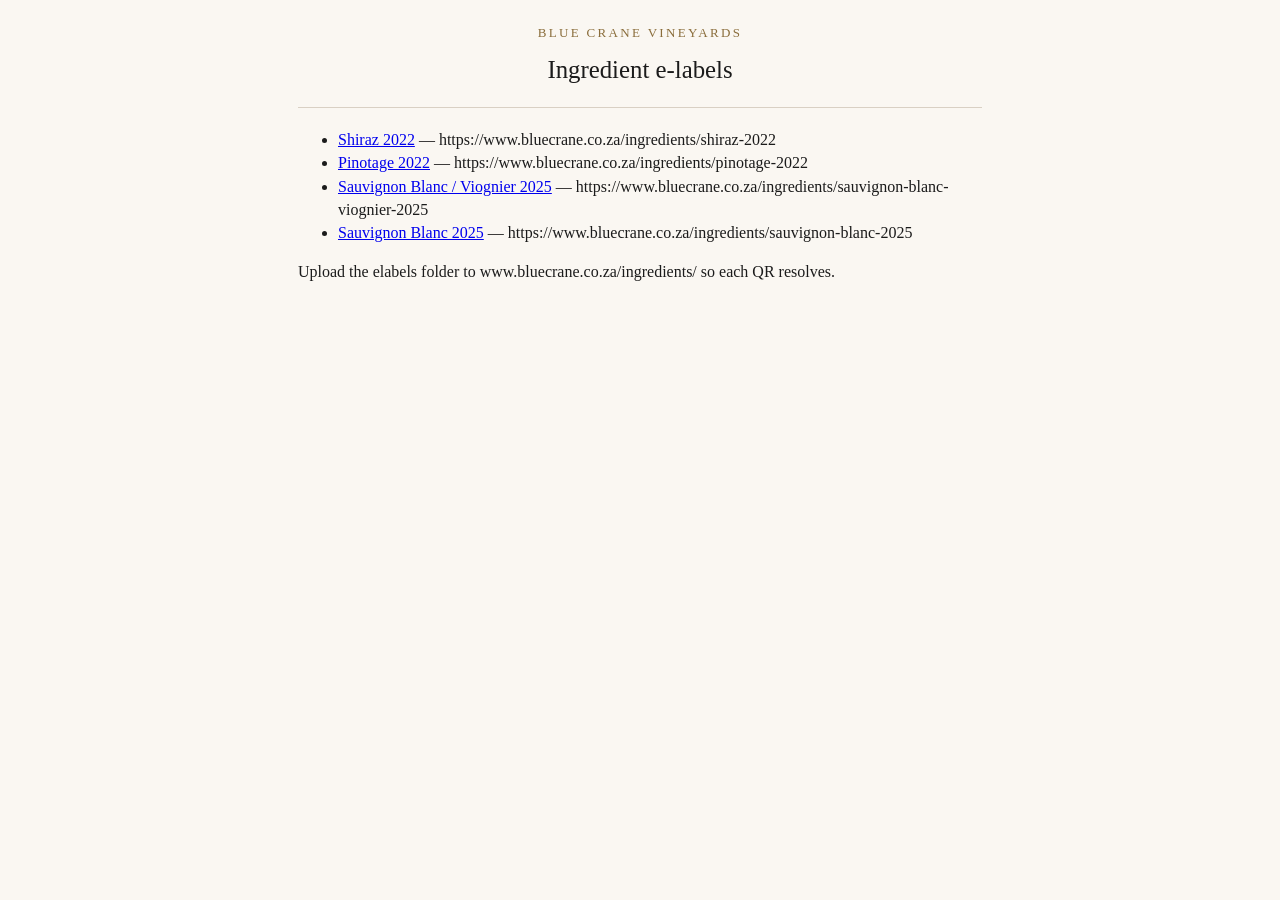
<file: elabels/index.html>
<!DOCTYPE html><html><head><meta charset='utf-8'><title>Blue Crane e-labels</title>
<link rel='stylesheet' href='style.css'></head><body><div class='wrap'>
<header><div class='brand'>Blue Crane Vineyards</div><h1>Ingredient e-labels</h1></header><ul>
<li><a href='shiraz-2022.html'>Shiraz 2022</a> — https://www.bluecrane.co.za/ingredients/shiraz-2022</li>
<li><a href='pinotage-2022.html'>Pinotage 2022</a> — https://www.bluecrane.co.za/ingredients/pinotage-2022</li>
<li><a href='sauvignon-blanc-viognier-2025.html'>Sauvignon Blanc / Viognier 2025</a> — https://www.bluecrane.co.za/ingredients/sauvignon-blanc-viognier-2025</li>
<li><a href='sauvignon-blanc-2025.html'>Sauvignon Blanc 2025</a> — https://www.bluecrane.co.za/ingredients/sauvignon-blanc-2025</li>
</ul><p>Upload the elabels folder to www.bluecrane.co.za/ingredients/ so each QR resolves.</p></div></body></html>
</file>
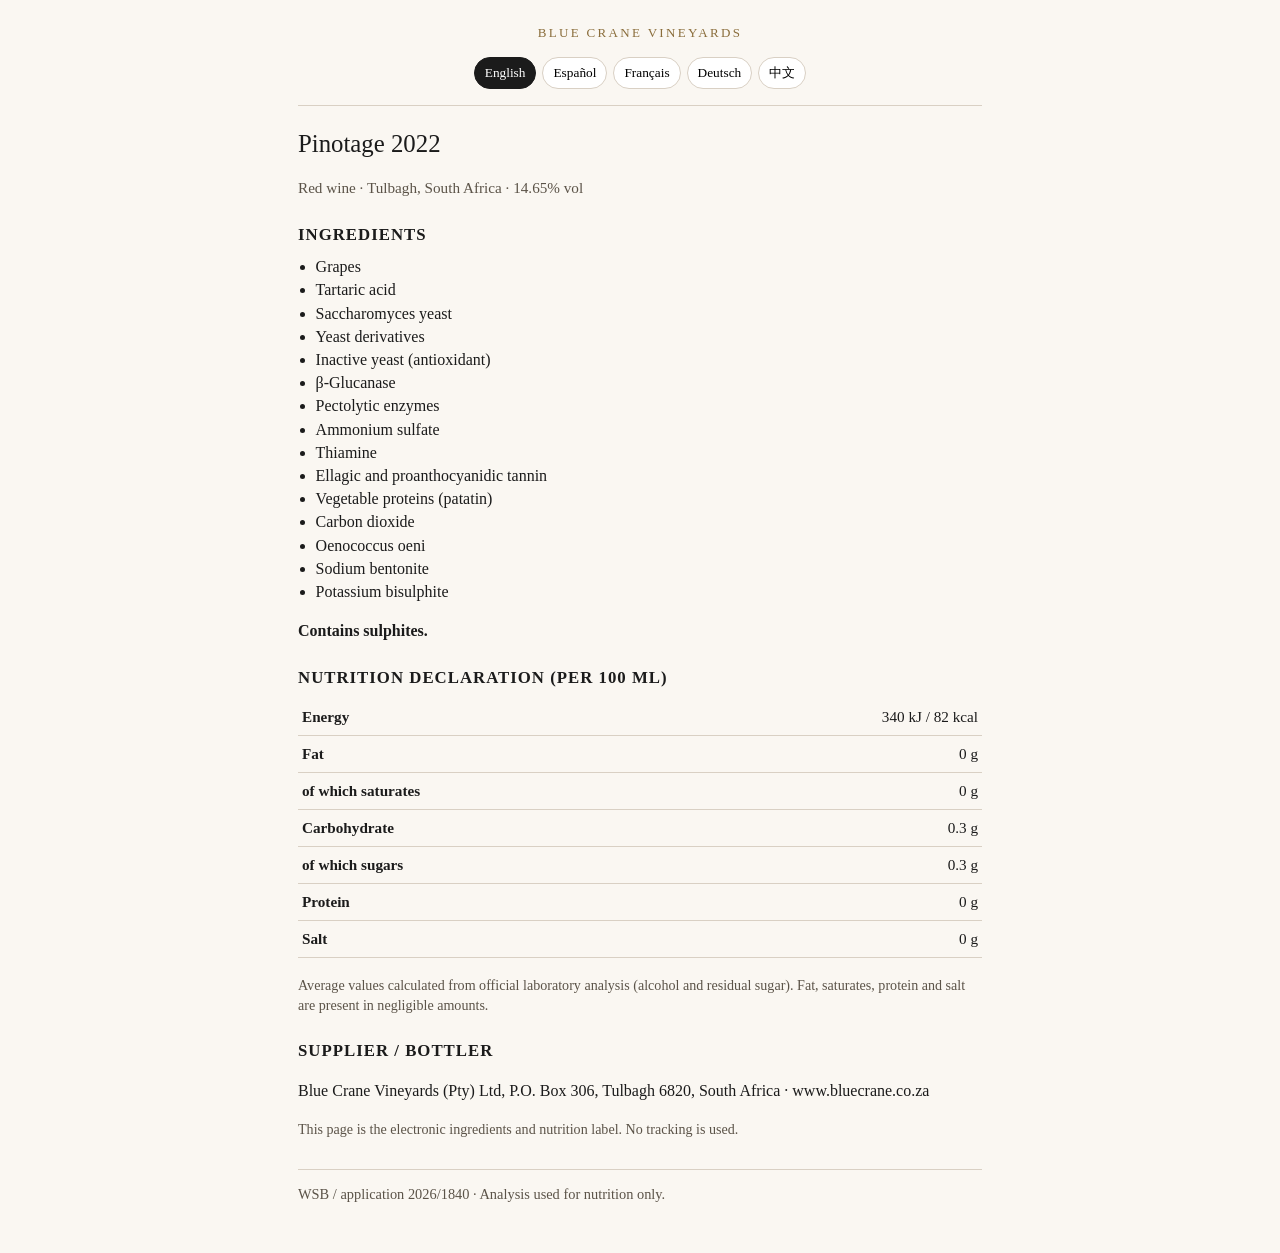
<file: elabels/pinotage-2022.html>
<!DOCTYPE html>
<html lang="en">
<head>
<meta charset="utf-8">
<meta name="viewport" content="width=device-width, initial-scale=1">
<meta name="robots" content="noindex,nofollow">
<title>Ingredients — Pinotage 2022 | Blue Crane Vineyards</title>
<link rel="stylesheet" href="style.css">
</head>
<body>
<div class="wrap">
<header>
  <div class="brand">Blue Crane Vineyards</div>
  <div class="langs"><button class="lang-btn" data-set="en" onclick="setLang('en')">English</button><button class="lang-btn" data-set="es" onclick="setLang('es')">Español</button><button class="lang-btn" data-set="fr" onclick="setLang('fr')">Français</button><button class="lang-btn" data-set="de" onclick="setLang('de')">Deutsch</button><button class="lang-btn" data-set="zh" onclick="setLang('zh')">中文</button></div>
</header>

<section data-lang="en">
  <h1>Pinotage 2022</h1>
  <p class="meta">Red wine · Tulbagh, South Africa · 14.65% vol</p>
  <h2>Ingredients</h2>
  <ul class="ing"><li>Grapes</li><li>Tartaric acid</li><li>Saccharomyces yeast</li><li>Yeast derivatives</li><li>Inactive yeast (antioxidant)</li><li>β-Glucanase</li><li>Pectolytic enzymes</li><li>Ammonium sulfate</li><li>Thiamine</li><li>Ellagic and proanthocyanidic tannin</li><li>Vegetable proteins (patatin)</li><li>Carbon dioxide</li><li>Oenococcus oeni</li><li>Sodium bentonite</li><li>Potassium bisulphite</li></ul>
  <p><span class="allergen">Contains sulphites.</span></p>
  <h2>Nutrition declaration (per 100 ml)</h2>
  <table>
    <tr><th>Energy</th><td>340 kJ / 82 kcal</td></tr>
    <tr><th>Fat</th><td>0 g</td></tr>
    <tr><th>of which saturates</th><td>0 g</td></tr>
    <tr><th>Carbohydrate</th><td>0.3 g</td></tr>
    <tr><th>of which sugars</th><td>0.3 g</td></tr>
    <tr><th>Protein</th><td>0 g</td></tr>
    <tr><th>Salt</th><td>0 g</td></tr>
  </table>
  <p class="note">Average values calculated from official laboratory analysis (alcohol and residual sugar). Fat, saturates, protein and salt are present in negligible amounts.</p>
  <h2>Supplier / bottler</h2>
  <p>Blue Crane Vineyards (Pty) Ltd, P.O. Box 306, Tulbagh 6820, South Africa · www.bluecrane.co.za</p>
  <p class="note">This page is the electronic ingredients and nutrition label. No tracking is used.</p>
</section>
<section data-lang="es">
  <h1>Pinotage 2022</h1>
  <p class="meta">Vino tinto · Tulbagh, South Africa · 14.65% vol</p>
  <h2>Ingredientes</h2>
  <ul class="ing"><li>Uvas</li><li>Ácido tartárico</li><li>Levadura Saccharomyces</li><li>Derivados de levadura</li><li>Levadura inactiva (antioxidante)</li><li>β-Glucanasa</li><li>Enzimas pectolíticas</li><li>Sulfato de amonio</li><li>Tiamina</li><li>Tanino elágico y proantocianídico</li><li>Proteínas vegetales (patatina)</li><li>Dióxido de carbono</li><li>Oenococcus oeni</li><li>Bentonita sódica</li><li>Bisulfito de potasio</li></ul>
  <p><span class="allergen">Contiene sulfitos.</span></p>
  <h2>Declaración nutricional (por 100 ml)</h2>
  <table>
    <tr><th>Energía</th><td>340 kJ / 82 kcal</td></tr>
    <tr><th>Grasas</th><td>0 g</td></tr>
    <tr><th>de las cuales saturadas</th><td>0 g</td></tr>
    <tr><th>Hidratos de carbono</th><td>0.3 g</td></tr>
    <tr><th>de los cuales azúcares</th><td>0.3 g</td></tr>
    <tr><th>Proteínas</th><td>0 g</td></tr>
    <tr><th>Sal</th><td>0 g</td></tr>
  </table>
  <p class="note">Valores medios calculados a partir del análisis oficial (alcohol y azúcar residual). Grasas, saturadas, proteínas y sal en cantidades despreciables.</p>
  <h2>Proveedor / embotellador</h2>
  <p>Blue Crane Vineyards (Pty) Ltd, Apdo. 306, Tulbagh 6820, Sudáfrica · www.bluecrane.co.za</p>
  <p class="note">Esta página es la etiqueta electrónica de ingredientes y nutrición. No se utiliza seguimiento.</p>
</section>
<section data-lang="fr">
  <h1>Pinotage 2022</h1>
  <p class="meta">Vin rouge · Tulbagh, South Africa · 14.65% vol</p>
  <h2>Ingrédients</h2>
  <ul class="ing"><li>Raisins</li><li>Acide tartrique</li><li>Levure Saccharomyces</li><li>Dérivés de levure</li><li>Levure inactive (antioxydant)</li><li>β-Glucanase</li><li>Enzymes pectolytiques</li><li>Sulfate d'ammonium</li><li>Thiamine</li><li>Tanin ellagique et proanthocyanidique</li><li>Protéines végétales (patatine)</li><li>Dioxyde de carbone</li><li>Oenococcus oeni</li><li>Bentonite sodique</li><li>Bisulfite de potassium</li></ul>
  <p><span class="allergen">Contient sulfites.</span></p>
  <h2>Déclaration nutritionnelle (pour 100 ml)</h2>
  <table>
    <tr><th>Énergie</th><td>340 kJ / 82 kcal</td></tr>
    <tr><th>Matières grasses</th><td>0 g</td></tr>
    <tr><th>dont acides gras saturés</th><td>0 g</td></tr>
    <tr><th>Glucides</th><td>0.3 g</td></tr>
    <tr><th>dont sucres</th><td>0.3 g</td></tr>
    <tr><th>Protéines</th><td>0 g</td></tr>
    <tr><th>Sel</th><td>0 g</td></tr>
  </table>
  <p class="note">Valeurs moyennes calculées à partir de l'analyse officielle (alcool et sucres résiduels). Matières grasses, saturés, protéines et sel présents en quantités négligeables.</p>
  <h2>Fournisseur / embouteilleur</h2>
  <p>Blue Crane Vineyards (Pty) Ltd, B.P. 306, Tulbagh 6820, Afrique du Sud · www.bluecrane.co.za</p>
  <p class="note">Cette page constitue l'étiquette électronique des ingrédients et de la nutrition. Aucun suivi n'est utilisé.</p>
</section>
<section data-lang="de">
  <h1>Pinotage 2022</h1>
  <p class="meta">Rotwein · Tulbagh, South Africa · 14.65% vol</p>
  <h2>Zutaten</h2>
  <ul class="ing"><li>Trauben</li><li>Weinsäure</li><li>Saccharomyces-Hefe</li><li>Hefederivate</li><li>Inaktive Hefe (Antioxidans)</li><li>β-Glucanase</li><li>Pektolytische Enzyme</li><li>Ammoniumsulfat</li><li>Thiamin</li><li>Ellag- und proanthocyanidischer Tannin</li><li>Pflanzliche Proteine (Patatin)</li><li>Kohlendioxid</li><li>Oenococcus oeni</li><li>Natriumbentonit</li><li>Kaliumbisulfit</li></ul>
  <p><span class="allergen">Enthält Sulfite.</span></p>
  <h2>Nährwertdeklaration (pro 100 ml)</h2>
  <table>
    <tr><th>Energie</th><td>340 kJ / 82 kcal</td></tr>
    <tr><th>Fett</th><td>0 g</td></tr>
    <tr><th>davon gesättigte Fettsäuren</th><td>0 g</td></tr>
    <tr><th>Kohlenhydrate</th><td>0.3 g</td></tr>
    <tr><th>davon Zucker</th><td>0.3 g</td></tr>
    <tr><th>Eiweiß</th><td>0 g</td></tr>
    <tr><th>Salz</th><td>0 g</td></tr>
  </table>
  <p class="note">Durchschnittswerte aus der amtlichen Analyse (Alkohol und Restzucker). Fett, gesättigte Fettsäuren, Eiweiß und Salz in vernachlässigbaren Mengen.</p>
  <h2>Anbieter / Abfüller</h2>
  <p>Blue Crane Vineyards (Pty) Ltd, Postfach 306, Tulbagh 6820, Südafrika · www.bluecrane.co.za</p>
  <p class="note">Diese Seite ist das elektronische Zutaten- und Nährwertetikett. Es wird kein Tracking verwendet.</p>
</section>
<section data-lang="zh">
  <h1>皮诺塔吉 2022</h1>
  <p class="meta">红葡萄酒 · Tulbagh, South Africa · 14.65% vol</p>
  <h2>配料</h2>
  <ul class="ing"><li>葡萄</li><li>酒石酸</li><li>酿酒酵母（Saccharomyces）</li><li>酵母衍生物</li><li>失活酵母（抗氧化）</li><li>β-葡聚糖酶</li><li>果胶酶</li><li>硫酸铵</li><li>硫胺素</li><li>鞣花单宁与原花青素单宁</li><li>植物蛋白（马铃薯糖蛋白）</li><li>二氧化碳</li><li>酒酒球菌（Oenococcus oeni）</li><li>钠基膨润土</li><li>亚硫酸氢钾</li></ul>
  <p><span class="allergen">含有 亚硫酸盐.</span></p>
  <h2>营养成分表（每 100 毫升）</h2>
  <table>
    <tr><th>能量</th><td>340 kJ / 82 kcal</td></tr>
    <tr><th>脂肪</th><td>0 g</td></tr>
    <tr><th>其中饱和脂肪</th><td>0 g</td></tr>
    <tr><th>碳水化合物</th><td>0.3 g</td></tr>
    <tr><th>其中糖</th><td>0.3 g</td></tr>
    <tr><th>蛋白质</th><td>0 g</td></tr>
    <tr><th>盐</th><td>0 g</td></tr>
  </table>
  <p class="note">平均值根据官方检测（酒精度与残糖）计算。脂肪、饱和脂肪、蛋白质和盐含量可忽略不计。</p>
  <h2>供应商 / 灌装商</h2>
  <p>Blue Crane Vineyards (Pty) Ltd，南非图尔巴赫 6820，邮政信箱 306 · www.bluecrane.co.za</p>
  <p class="note">本页为电子配料与营养标签，不使用跟踪技术。</p>
</section>
<footer>WSB / application 2026/1840 · Analysis used for nutrition only.</footer>
</div>
<script src="common.js"></script>
</body>
</html>
</file>
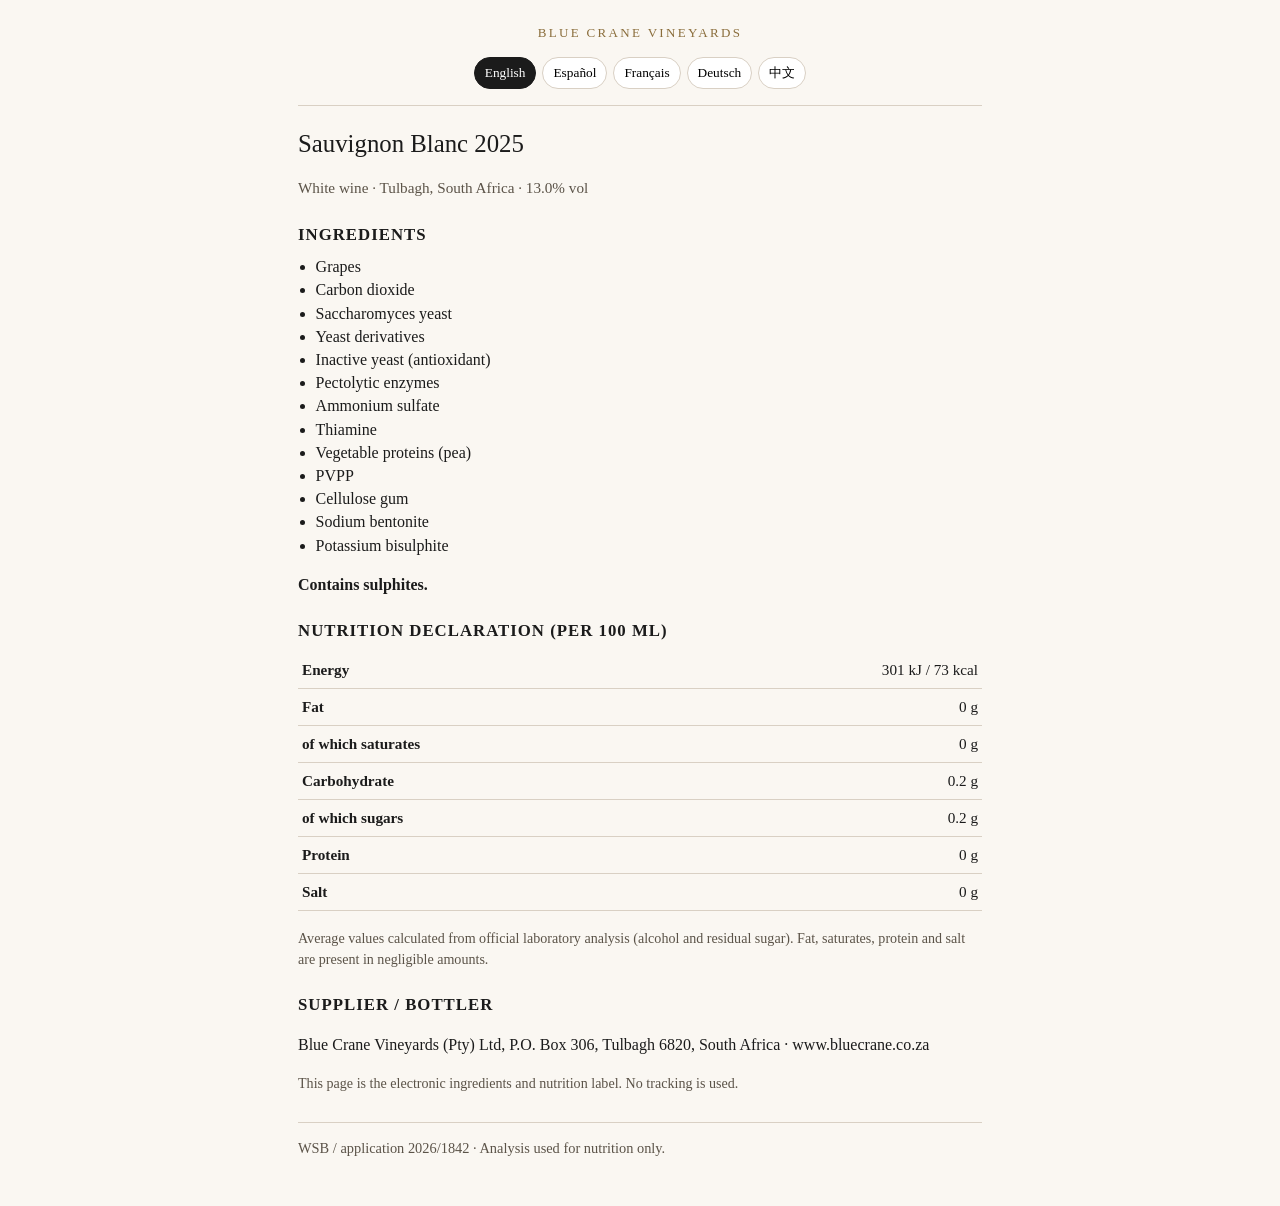
<file: elabels/sauvignon-blanc-2025.html>
<!DOCTYPE html>
<html lang="en">
<head>
<meta charset="utf-8">
<meta name="viewport" content="width=device-width, initial-scale=1">
<meta name="robots" content="noindex,nofollow">
<title>Ingredients — Sauvignon Blanc 2025 | Blue Crane Vineyards</title>
<link rel="stylesheet" href="style.css">
</head>
<body>
<div class="wrap">
<header>
  <div class="brand">Blue Crane Vineyards</div>
  <div class="langs"><button class="lang-btn" data-set="en" onclick="setLang('en')">English</button><button class="lang-btn" data-set="es" onclick="setLang('es')">Español</button><button class="lang-btn" data-set="fr" onclick="setLang('fr')">Français</button><button class="lang-btn" data-set="de" onclick="setLang('de')">Deutsch</button><button class="lang-btn" data-set="zh" onclick="setLang('zh')">中文</button></div>
</header>

<section data-lang="en">
  <h1>Sauvignon Blanc 2025</h1>
  <p class="meta">White wine · Tulbagh, South Africa · 13.0% vol</p>
  <h2>Ingredients</h2>
  <ul class="ing"><li>Grapes</li><li>Carbon dioxide</li><li>Saccharomyces yeast</li><li>Yeast derivatives</li><li>Inactive yeast (antioxidant)</li><li>Pectolytic enzymes</li><li>Ammonium sulfate</li><li>Thiamine</li><li>Vegetable proteins (pea)</li><li>PVPP</li><li>Cellulose gum</li><li>Sodium bentonite</li><li>Potassium bisulphite</li></ul>
  <p><span class="allergen">Contains sulphites.</span></p>
  <h2>Nutrition declaration (per 100 ml)</h2>
  <table>
    <tr><th>Energy</th><td>301 kJ / 73 kcal</td></tr>
    <tr><th>Fat</th><td>0 g</td></tr>
    <tr><th>of which saturates</th><td>0 g</td></tr>
    <tr><th>Carbohydrate</th><td>0.2 g</td></tr>
    <tr><th>of which sugars</th><td>0.2 g</td></tr>
    <tr><th>Protein</th><td>0 g</td></tr>
    <tr><th>Salt</th><td>0 g</td></tr>
  </table>
  <p class="note">Average values calculated from official laboratory analysis (alcohol and residual sugar). Fat, saturates, protein and salt are present in negligible amounts.</p>
  <h2>Supplier / bottler</h2>
  <p>Blue Crane Vineyards (Pty) Ltd, P.O. Box 306, Tulbagh 6820, South Africa · www.bluecrane.co.za</p>
  <p class="note">This page is the electronic ingredients and nutrition label. No tracking is used.</p>
</section>
<section data-lang="es">
  <h1>Sauvignon Blanc 2025</h1>
  <p class="meta">Vino blanco · Tulbagh, South Africa · 13.0% vol</p>
  <h2>Ingredientes</h2>
  <ul class="ing"><li>Uvas</li><li>Dióxido de carbono</li><li>Levadura Saccharomyces</li><li>Derivados de levadura</li><li>Levadura inactiva (antioxidante)</li><li>Enzimas pectolíticas</li><li>Sulfato de amonio</li><li>Tiamina</li><li>Proteínas vegetales (guisante)</li><li>PVPP</li><li>Goma de celulosa</li><li>Bentonita sódica</li><li>Bisulfito de potasio</li></ul>
  <p><span class="allergen">Contiene sulfitos.</span></p>
  <h2>Declaración nutricional (por 100 ml)</h2>
  <table>
    <tr><th>Energía</th><td>301 kJ / 73 kcal</td></tr>
    <tr><th>Grasas</th><td>0 g</td></tr>
    <tr><th>de las cuales saturadas</th><td>0 g</td></tr>
    <tr><th>Hidratos de carbono</th><td>0.2 g</td></tr>
    <tr><th>de los cuales azúcares</th><td>0.2 g</td></tr>
    <tr><th>Proteínas</th><td>0 g</td></tr>
    <tr><th>Sal</th><td>0 g</td></tr>
  </table>
  <p class="note">Valores medios calculados a partir del análisis oficial (alcohol y azúcar residual). Grasas, saturadas, proteínas y sal en cantidades despreciables.</p>
  <h2>Proveedor / embotellador</h2>
  <p>Blue Crane Vineyards (Pty) Ltd, Apdo. 306, Tulbagh 6820, Sudáfrica · www.bluecrane.co.za</p>
  <p class="note">Esta página es la etiqueta electrónica de ingredientes y nutrición. No se utiliza seguimiento.</p>
</section>
<section data-lang="fr">
  <h1>Sauvignon Blanc 2025</h1>
  <p class="meta">Vin blanc · Tulbagh, South Africa · 13.0% vol</p>
  <h2>Ingrédients</h2>
  <ul class="ing"><li>Raisins</li><li>Dioxyde de carbone</li><li>Levure Saccharomyces</li><li>Dérivés de levure</li><li>Levure inactive (antioxydant)</li><li>Enzymes pectolytiques</li><li>Sulfate d'ammonium</li><li>Thiamine</li><li>Protéines végétales (pois)</li><li>PVPP</li><li>Gomme de cellulose</li><li>Bentonite sodique</li><li>Bisulfite de potassium</li></ul>
  <p><span class="allergen">Contient sulfites.</span></p>
  <h2>Déclaration nutritionnelle (pour 100 ml)</h2>
  <table>
    <tr><th>Énergie</th><td>301 kJ / 73 kcal</td></tr>
    <tr><th>Matières grasses</th><td>0 g</td></tr>
    <tr><th>dont acides gras saturés</th><td>0 g</td></tr>
    <tr><th>Glucides</th><td>0.2 g</td></tr>
    <tr><th>dont sucres</th><td>0.2 g</td></tr>
    <tr><th>Protéines</th><td>0 g</td></tr>
    <tr><th>Sel</th><td>0 g</td></tr>
  </table>
  <p class="note">Valeurs moyennes calculées à partir de l'analyse officielle (alcool et sucres résiduels). Matières grasses, saturés, protéines et sel présents en quantités négligeables.</p>
  <h2>Fournisseur / embouteilleur</h2>
  <p>Blue Crane Vineyards (Pty) Ltd, B.P. 306, Tulbagh 6820, Afrique du Sud · www.bluecrane.co.za</p>
  <p class="note">Cette page constitue l'étiquette électronique des ingrédients et de la nutrition. Aucun suivi n'est utilisé.</p>
</section>
<section data-lang="de">
  <h1>Sauvignon Blanc 2025</h1>
  <p class="meta">Weißwein · Tulbagh, South Africa · 13.0% vol</p>
  <h2>Zutaten</h2>
  <ul class="ing"><li>Trauben</li><li>Kohlendioxid</li><li>Saccharomyces-Hefe</li><li>Hefederivate</li><li>Inaktive Hefe (Antioxidans)</li><li>Pektolytische Enzyme</li><li>Ammoniumsulfat</li><li>Thiamin</li><li>Pflanzliche Proteine (Erbse)</li><li>PVPP</li><li>Cellulosegummi</li><li>Natriumbentonit</li><li>Kaliumbisulfit</li></ul>
  <p><span class="allergen">Enthält Sulfite.</span></p>
  <h2>Nährwertdeklaration (pro 100 ml)</h2>
  <table>
    <tr><th>Energie</th><td>301 kJ / 73 kcal</td></tr>
    <tr><th>Fett</th><td>0 g</td></tr>
    <tr><th>davon gesättigte Fettsäuren</th><td>0 g</td></tr>
    <tr><th>Kohlenhydrate</th><td>0.2 g</td></tr>
    <tr><th>davon Zucker</th><td>0.2 g</td></tr>
    <tr><th>Eiweiß</th><td>0 g</td></tr>
    <tr><th>Salz</th><td>0 g</td></tr>
  </table>
  <p class="note">Durchschnittswerte aus der amtlichen Analyse (Alkohol und Restzucker). Fett, gesättigte Fettsäuren, Eiweiß und Salz in vernachlässigbaren Mengen.</p>
  <h2>Anbieter / Abfüller</h2>
  <p>Blue Crane Vineyards (Pty) Ltd, Postfach 306, Tulbagh 6820, Südafrika · www.bluecrane.co.za</p>
  <p class="note">Diese Seite ist das elektronische Zutaten- und Nährwertetikett. Es wird kein Tracking verwendet.</p>
</section>
<section data-lang="zh">
  <h1>长相思 2025</h1>
  <p class="meta">白葡萄酒 · Tulbagh, South Africa · 13.0% vol</p>
  <h2>配料</h2>
  <ul class="ing"><li>葡萄</li><li>二氧化碳</li><li>酿酒酵母（Saccharomyces）</li><li>酵母衍生物</li><li>失活酵母（抗氧化）</li><li>果胶酶</li><li>硫酸铵</li><li>硫胺素</li><li>植物蛋白（豌豆）</li><li>聚乙烯聚吡咯烷酮（PVPP）</li><li>纤维素胶</li><li>钠基膨润土</li><li>亚硫酸氢钾</li></ul>
  <p><span class="allergen">含有 亚硫酸盐.</span></p>
  <h2>营养成分表（每 100 毫升）</h2>
  <table>
    <tr><th>能量</th><td>301 kJ / 73 kcal</td></tr>
    <tr><th>脂肪</th><td>0 g</td></tr>
    <tr><th>其中饱和脂肪</th><td>0 g</td></tr>
    <tr><th>碳水化合物</th><td>0.2 g</td></tr>
    <tr><th>其中糖</th><td>0.2 g</td></tr>
    <tr><th>蛋白质</th><td>0 g</td></tr>
    <tr><th>盐</th><td>0 g</td></tr>
  </table>
  <p class="note">平均值根据官方检测（酒精度与残糖）计算。脂肪、饱和脂肪、蛋白质和盐含量可忽略不计。</p>
  <h2>供应商 / 灌装商</h2>
  <p>Blue Crane Vineyards (Pty) Ltd，南非图尔巴赫 6820，邮政信箱 306 · www.bluecrane.co.za</p>
  <p class="note">本页为电子配料与营养标签，不使用跟踪技术。</p>
</section>
<footer>WSB / application 2026/1842 · Analysis used for nutrition only.</footer>
</div>
<script src="common.js"></script>
</body>
</html>
</file>
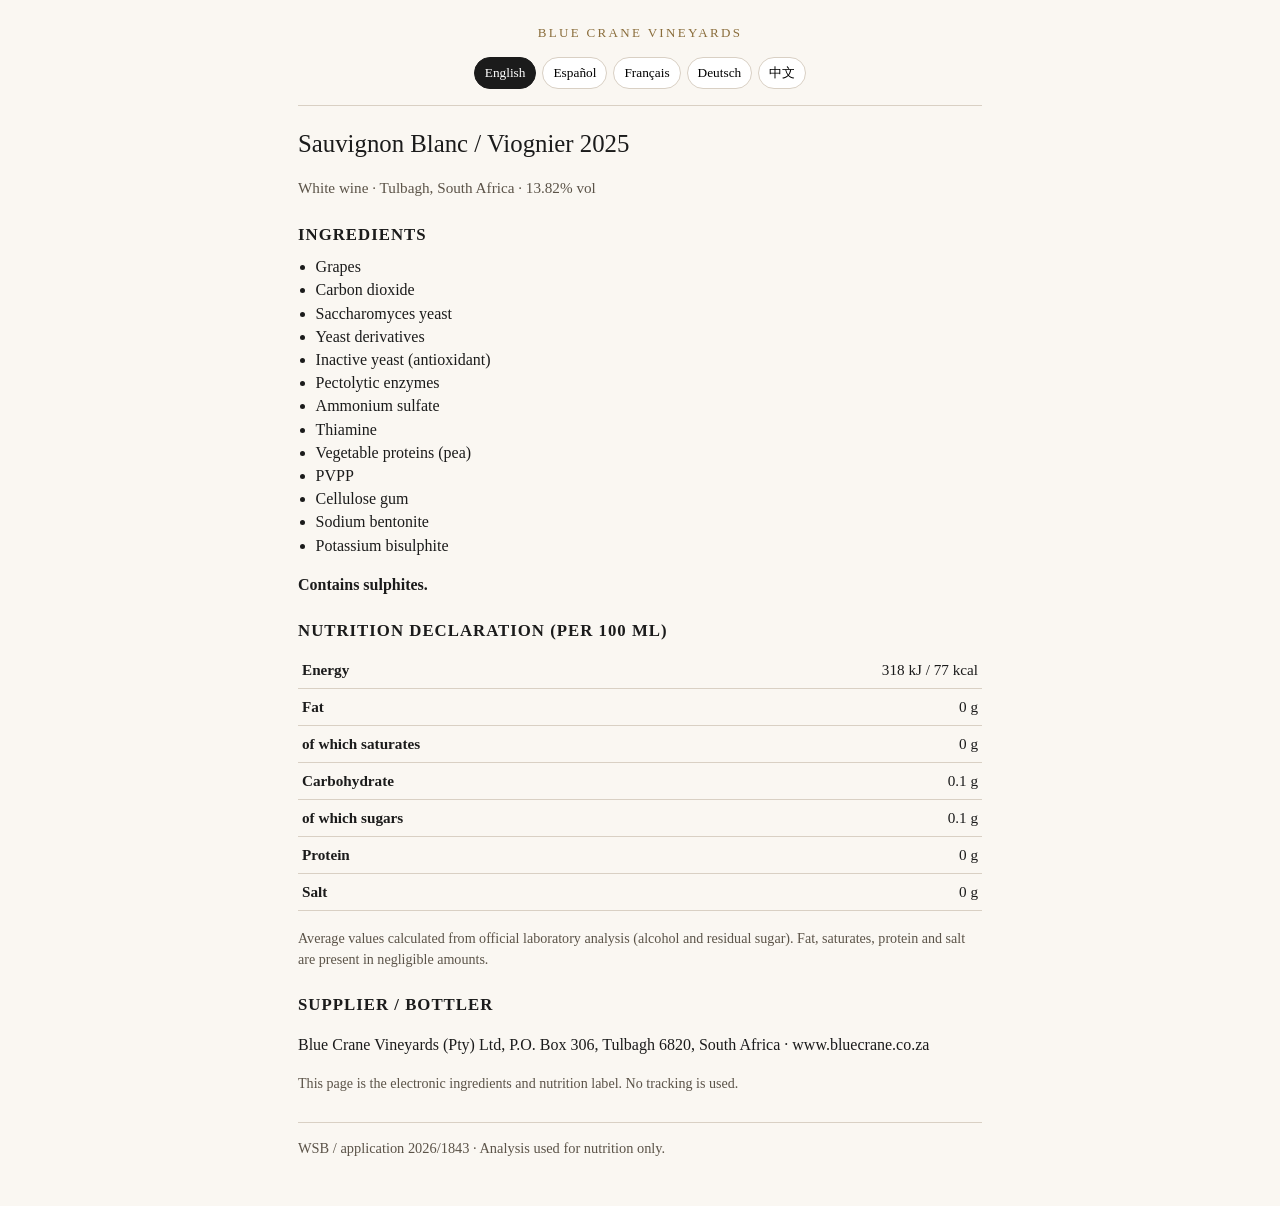
<file: elabels/sauvignon-blanc-viognier-2025.html>
<!DOCTYPE html>
<html lang="en">
<head>
<meta charset="utf-8">
<meta name="viewport" content="width=device-width, initial-scale=1">
<meta name="robots" content="noindex,nofollow">
<title>Ingredients — Sauvignon Blanc / Viognier 2025 | Blue Crane Vineyards</title>
<link rel="stylesheet" href="style.css">
</head>
<body>
<div class="wrap">
<header>
  <div class="brand">Blue Crane Vineyards</div>
  <div class="langs"><button class="lang-btn" data-set="en" onclick="setLang('en')">English</button><button class="lang-btn" data-set="es" onclick="setLang('es')">Español</button><button class="lang-btn" data-set="fr" onclick="setLang('fr')">Français</button><button class="lang-btn" data-set="de" onclick="setLang('de')">Deutsch</button><button class="lang-btn" data-set="zh" onclick="setLang('zh')">中文</button></div>
</header>

<section data-lang="en">
  <h1>Sauvignon Blanc / Viognier 2025</h1>
  <p class="meta">White wine · Tulbagh, South Africa · 13.82% vol</p>
  <h2>Ingredients</h2>
  <ul class="ing"><li>Grapes</li><li>Carbon dioxide</li><li>Saccharomyces yeast</li><li>Yeast derivatives</li><li>Inactive yeast (antioxidant)</li><li>Pectolytic enzymes</li><li>Ammonium sulfate</li><li>Thiamine</li><li>Vegetable proteins (pea)</li><li>PVPP</li><li>Cellulose gum</li><li>Sodium bentonite</li><li>Potassium bisulphite</li></ul>
  <p><span class="allergen">Contains sulphites.</span></p>
  <h2>Nutrition declaration (per 100 ml)</h2>
  <table>
    <tr><th>Energy</th><td>318 kJ / 77 kcal</td></tr>
    <tr><th>Fat</th><td>0 g</td></tr>
    <tr><th>of which saturates</th><td>0 g</td></tr>
    <tr><th>Carbohydrate</th><td>0.1 g</td></tr>
    <tr><th>of which sugars</th><td>0.1 g</td></tr>
    <tr><th>Protein</th><td>0 g</td></tr>
    <tr><th>Salt</th><td>0 g</td></tr>
  </table>
  <p class="note">Average values calculated from official laboratory analysis (alcohol and residual sugar). Fat, saturates, protein and salt are present in negligible amounts.</p>
  <h2>Supplier / bottler</h2>
  <p>Blue Crane Vineyards (Pty) Ltd, P.O. Box 306, Tulbagh 6820, South Africa · www.bluecrane.co.za</p>
  <p class="note">This page is the electronic ingredients and nutrition label. No tracking is used.</p>
</section>
<section data-lang="es">
  <h1>Sauvignon Blanc / Viognier 2025</h1>
  <p class="meta">Vino blanco · Tulbagh, South Africa · 13.82% vol</p>
  <h2>Ingredientes</h2>
  <ul class="ing"><li>Uvas</li><li>Dióxido de carbono</li><li>Levadura Saccharomyces</li><li>Derivados de levadura</li><li>Levadura inactiva (antioxidante)</li><li>Enzimas pectolíticas</li><li>Sulfato de amonio</li><li>Tiamina</li><li>Proteínas vegetales (guisante)</li><li>PVPP</li><li>Goma de celulosa</li><li>Bentonita sódica</li><li>Bisulfito de potasio</li></ul>
  <p><span class="allergen">Contiene sulfitos.</span></p>
  <h2>Declaración nutricional (por 100 ml)</h2>
  <table>
    <tr><th>Energía</th><td>318 kJ / 77 kcal</td></tr>
    <tr><th>Grasas</th><td>0 g</td></tr>
    <tr><th>de las cuales saturadas</th><td>0 g</td></tr>
    <tr><th>Hidratos de carbono</th><td>0.1 g</td></tr>
    <tr><th>de los cuales azúcares</th><td>0.1 g</td></tr>
    <tr><th>Proteínas</th><td>0 g</td></tr>
    <tr><th>Sal</th><td>0 g</td></tr>
  </table>
  <p class="note">Valores medios calculados a partir del análisis oficial (alcohol y azúcar residual). Grasas, saturadas, proteínas y sal en cantidades despreciables.</p>
  <h2>Proveedor / embotellador</h2>
  <p>Blue Crane Vineyards (Pty) Ltd, Apdo. 306, Tulbagh 6820, Sudáfrica · www.bluecrane.co.za</p>
  <p class="note">Esta página es la etiqueta electrónica de ingredientes y nutrición. No se utiliza seguimiento.</p>
</section>
<section data-lang="fr">
  <h1>Sauvignon Blanc / Viognier 2025</h1>
  <p class="meta">Vin blanc · Tulbagh, South Africa · 13.82% vol</p>
  <h2>Ingrédients</h2>
  <ul class="ing"><li>Raisins</li><li>Dioxyde de carbone</li><li>Levure Saccharomyces</li><li>Dérivés de levure</li><li>Levure inactive (antioxydant)</li><li>Enzymes pectolytiques</li><li>Sulfate d'ammonium</li><li>Thiamine</li><li>Protéines végétales (pois)</li><li>PVPP</li><li>Gomme de cellulose</li><li>Bentonite sodique</li><li>Bisulfite de potassium</li></ul>
  <p><span class="allergen">Contient sulfites.</span></p>
  <h2>Déclaration nutritionnelle (pour 100 ml)</h2>
  <table>
    <tr><th>Énergie</th><td>318 kJ / 77 kcal</td></tr>
    <tr><th>Matières grasses</th><td>0 g</td></tr>
    <tr><th>dont acides gras saturés</th><td>0 g</td></tr>
    <tr><th>Glucides</th><td>0.1 g</td></tr>
    <tr><th>dont sucres</th><td>0.1 g</td></tr>
    <tr><th>Protéines</th><td>0 g</td></tr>
    <tr><th>Sel</th><td>0 g</td></tr>
  </table>
  <p class="note">Valeurs moyennes calculées à partir de l'analyse officielle (alcool et sucres résiduels). Matières grasses, saturés, protéines et sel présents en quantités négligeables.</p>
  <h2>Fournisseur / embouteilleur</h2>
  <p>Blue Crane Vineyards (Pty) Ltd, B.P. 306, Tulbagh 6820, Afrique du Sud · www.bluecrane.co.za</p>
  <p class="note">Cette page constitue l'étiquette électronique des ingrédients et de la nutrition. Aucun suivi n'est utilisé.</p>
</section>
<section data-lang="de">
  <h1>Sauvignon Blanc / Viognier 2025</h1>
  <p class="meta">Weißwein · Tulbagh, South Africa · 13.82% vol</p>
  <h2>Zutaten</h2>
  <ul class="ing"><li>Trauben</li><li>Kohlendioxid</li><li>Saccharomyces-Hefe</li><li>Hefederivate</li><li>Inaktive Hefe (Antioxidans)</li><li>Pektolytische Enzyme</li><li>Ammoniumsulfat</li><li>Thiamin</li><li>Pflanzliche Proteine (Erbse)</li><li>PVPP</li><li>Cellulosegummi</li><li>Natriumbentonit</li><li>Kaliumbisulfit</li></ul>
  <p><span class="allergen">Enthält Sulfite.</span></p>
  <h2>Nährwertdeklaration (pro 100 ml)</h2>
  <table>
    <tr><th>Energie</th><td>318 kJ / 77 kcal</td></tr>
    <tr><th>Fett</th><td>0 g</td></tr>
    <tr><th>davon gesättigte Fettsäuren</th><td>0 g</td></tr>
    <tr><th>Kohlenhydrate</th><td>0.1 g</td></tr>
    <tr><th>davon Zucker</th><td>0.1 g</td></tr>
    <tr><th>Eiweiß</th><td>0 g</td></tr>
    <tr><th>Salz</th><td>0 g</td></tr>
  </table>
  <p class="note">Durchschnittswerte aus der amtlichen Analyse (Alkohol und Restzucker). Fett, gesättigte Fettsäuren, Eiweiß und Salz in vernachlässigbaren Mengen.</p>
  <h2>Anbieter / Abfüller</h2>
  <p>Blue Crane Vineyards (Pty) Ltd, Postfach 306, Tulbagh 6820, Südafrika · www.bluecrane.co.za</p>
  <p class="note">Diese Seite ist das elektronische Zutaten- und Nährwertetikett. Es wird kein Tracking verwendet.</p>
</section>
<section data-lang="zh">
  <h1>长相思 / 维欧尼 2025</h1>
  <p class="meta">白葡萄酒 · Tulbagh, South Africa · 13.82% vol</p>
  <h2>配料</h2>
  <ul class="ing"><li>葡萄</li><li>二氧化碳</li><li>酿酒酵母（Saccharomyces）</li><li>酵母衍生物</li><li>失活酵母（抗氧化）</li><li>果胶酶</li><li>硫酸铵</li><li>硫胺素</li><li>植物蛋白（豌豆）</li><li>聚乙烯聚吡咯烷酮（PVPP）</li><li>纤维素胶</li><li>钠基膨润土</li><li>亚硫酸氢钾</li></ul>
  <p><span class="allergen">含有 亚硫酸盐.</span></p>
  <h2>营养成分表（每 100 毫升）</h2>
  <table>
    <tr><th>能量</th><td>318 kJ / 77 kcal</td></tr>
    <tr><th>脂肪</th><td>0 g</td></tr>
    <tr><th>其中饱和脂肪</th><td>0 g</td></tr>
    <tr><th>碳水化合物</th><td>0.1 g</td></tr>
    <tr><th>其中糖</th><td>0.1 g</td></tr>
    <tr><th>蛋白质</th><td>0 g</td></tr>
    <tr><th>盐</th><td>0 g</td></tr>
  </table>
  <p class="note">平均值根据官方检测（酒精度与残糖）计算。脂肪、饱和脂肪、蛋白质和盐含量可忽略不计。</p>
  <h2>供应商 / 灌装商</h2>
  <p>Blue Crane Vineyards (Pty) Ltd，南非图尔巴赫 6820，邮政信箱 306 · www.bluecrane.co.za</p>
  <p class="note">本页为电子配料与营养标签，不使用跟踪技术。</p>
</section>
<footer>WSB / application 2026/1843 · Analysis used for nutrition only.</footer>
</div>
<script src="common.js"></script>
</body>
</html>
</file>
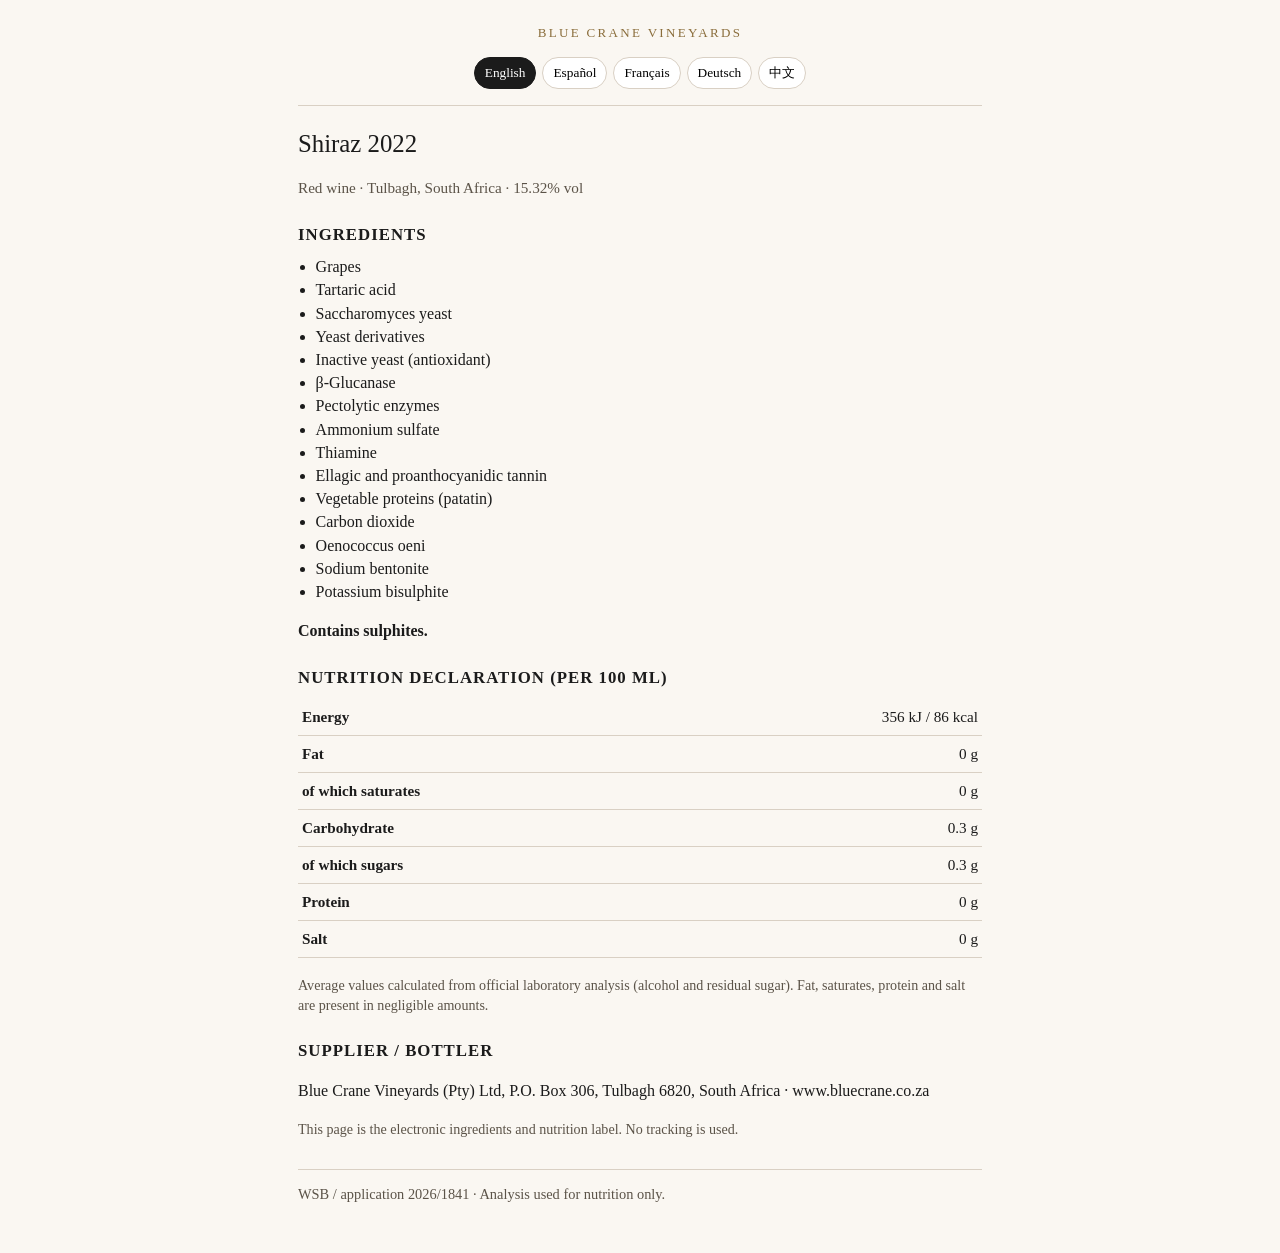
<file: elabels/shiraz-2022.html>
<!DOCTYPE html>
<html lang="en">
<head>
<meta charset="utf-8">
<meta name="viewport" content="width=device-width, initial-scale=1">
<meta name="robots" content="noindex,nofollow">
<title>Ingredients — Shiraz 2022 | Blue Crane Vineyards</title>
<link rel="stylesheet" href="style.css">
</head>
<body>
<div class="wrap">
<header>
  <div class="brand">Blue Crane Vineyards</div>
  <div class="langs"><button class="lang-btn" data-set="en" onclick="setLang('en')">English</button><button class="lang-btn" data-set="es" onclick="setLang('es')">Español</button><button class="lang-btn" data-set="fr" onclick="setLang('fr')">Français</button><button class="lang-btn" data-set="de" onclick="setLang('de')">Deutsch</button><button class="lang-btn" data-set="zh" onclick="setLang('zh')">中文</button></div>
</header>

<section data-lang="en">
  <h1>Shiraz 2022</h1>
  <p class="meta">Red wine · Tulbagh, South Africa · 15.32% vol</p>
  <h2>Ingredients</h2>
  <ul class="ing"><li>Grapes</li><li>Tartaric acid</li><li>Saccharomyces yeast</li><li>Yeast derivatives</li><li>Inactive yeast (antioxidant)</li><li>β-Glucanase</li><li>Pectolytic enzymes</li><li>Ammonium sulfate</li><li>Thiamine</li><li>Ellagic and proanthocyanidic tannin</li><li>Vegetable proteins (patatin)</li><li>Carbon dioxide</li><li>Oenococcus oeni</li><li>Sodium bentonite</li><li>Potassium bisulphite</li></ul>
  <p><span class="allergen">Contains sulphites.</span></p>
  <h2>Nutrition declaration (per 100 ml)</h2>
  <table>
    <tr><th>Energy</th><td>356 kJ / 86 kcal</td></tr>
    <tr><th>Fat</th><td>0 g</td></tr>
    <tr><th>of which saturates</th><td>0 g</td></tr>
    <tr><th>Carbohydrate</th><td>0.3 g</td></tr>
    <tr><th>of which sugars</th><td>0.3 g</td></tr>
    <tr><th>Protein</th><td>0 g</td></tr>
    <tr><th>Salt</th><td>0 g</td></tr>
  </table>
  <p class="note">Average values calculated from official laboratory analysis (alcohol and residual sugar). Fat, saturates, protein and salt are present in negligible amounts.</p>
  <h2>Supplier / bottler</h2>
  <p>Blue Crane Vineyards (Pty) Ltd, P.O. Box 306, Tulbagh 6820, South Africa · www.bluecrane.co.za</p>
  <p class="note">This page is the electronic ingredients and nutrition label. No tracking is used.</p>
</section>
<section data-lang="es">
  <h1>Shiraz 2022</h1>
  <p class="meta">Vino tinto · Tulbagh, South Africa · 15.32% vol</p>
  <h2>Ingredientes</h2>
  <ul class="ing"><li>Uvas</li><li>Ácido tartárico</li><li>Levadura Saccharomyces</li><li>Derivados de levadura</li><li>Levadura inactiva (antioxidante)</li><li>β-Glucanasa</li><li>Enzimas pectolíticas</li><li>Sulfato de amonio</li><li>Tiamina</li><li>Tanino elágico y proantocianídico</li><li>Proteínas vegetales (patatina)</li><li>Dióxido de carbono</li><li>Oenococcus oeni</li><li>Bentonita sódica</li><li>Bisulfito de potasio</li></ul>
  <p><span class="allergen">Contiene sulfitos.</span></p>
  <h2>Declaración nutricional (por 100 ml)</h2>
  <table>
    <tr><th>Energía</th><td>356 kJ / 86 kcal</td></tr>
    <tr><th>Grasas</th><td>0 g</td></tr>
    <tr><th>de las cuales saturadas</th><td>0 g</td></tr>
    <tr><th>Hidratos de carbono</th><td>0.3 g</td></tr>
    <tr><th>de los cuales azúcares</th><td>0.3 g</td></tr>
    <tr><th>Proteínas</th><td>0 g</td></tr>
    <tr><th>Sal</th><td>0 g</td></tr>
  </table>
  <p class="note">Valores medios calculados a partir del análisis oficial (alcohol y azúcar residual). Grasas, saturadas, proteínas y sal en cantidades despreciables.</p>
  <h2>Proveedor / embotellador</h2>
  <p>Blue Crane Vineyards (Pty) Ltd, Apdo. 306, Tulbagh 6820, Sudáfrica · www.bluecrane.co.za</p>
  <p class="note">Esta página es la etiqueta electrónica de ingredientes y nutrición. No se utiliza seguimiento.</p>
</section>
<section data-lang="fr">
  <h1>Syrah 2022</h1>
  <p class="meta">Vin rouge · Tulbagh, South Africa · 15.32% vol</p>
  <h2>Ingrédients</h2>
  <ul class="ing"><li>Raisins</li><li>Acide tartrique</li><li>Levure Saccharomyces</li><li>Dérivés de levure</li><li>Levure inactive (antioxydant)</li><li>β-Glucanase</li><li>Enzymes pectolytiques</li><li>Sulfate d'ammonium</li><li>Thiamine</li><li>Tanin ellagique et proanthocyanidique</li><li>Protéines végétales (patatine)</li><li>Dioxyde de carbone</li><li>Oenococcus oeni</li><li>Bentonite sodique</li><li>Bisulfite de potassium</li></ul>
  <p><span class="allergen">Contient sulfites.</span></p>
  <h2>Déclaration nutritionnelle (pour 100 ml)</h2>
  <table>
    <tr><th>Énergie</th><td>356 kJ / 86 kcal</td></tr>
    <tr><th>Matières grasses</th><td>0 g</td></tr>
    <tr><th>dont acides gras saturés</th><td>0 g</td></tr>
    <tr><th>Glucides</th><td>0.3 g</td></tr>
    <tr><th>dont sucres</th><td>0.3 g</td></tr>
    <tr><th>Protéines</th><td>0 g</td></tr>
    <tr><th>Sel</th><td>0 g</td></tr>
  </table>
  <p class="note">Valeurs moyennes calculées à partir de l'analyse officielle (alcool et sucres résiduels). Matières grasses, saturés, protéines et sel présents en quantités négligeables.</p>
  <h2>Fournisseur / embouteilleur</h2>
  <p>Blue Crane Vineyards (Pty) Ltd, B.P. 306, Tulbagh 6820, Afrique du Sud · www.bluecrane.co.za</p>
  <p class="note">Cette page constitue l'étiquette électronique des ingrédients et de la nutrition. Aucun suivi n'est utilisé.</p>
</section>
<section data-lang="de">
  <h1>Shiraz 2022</h1>
  <p class="meta">Rotwein · Tulbagh, South Africa · 15.32% vol</p>
  <h2>Zutaten</h2>
  <ul class="ing"><li>Trauben</li><li>Weinsäure</li><li>Saccharomyces-Hefe</li><li>Hefederivate</li><li>Inaktive Hefe (Antioxidans)</li><li>β-Glucanase</li><li>Pektolytische Enzyme</li><li>Ammoniumsulfat</li><li>Thiamin</li><li>Ellag- und proanthocyanidischer Tannin</li><li>Pflanzliche Proteine (Patatin)</li><li>Kohlendioxid</li><li>Oenococcus oeni</li><li>Natriumbentonit</li><li>Kaliumbisulfit</li></ul>
  <p><span class="allergen">Enthält Sulfite.</span></p>
  <h2>Nährwertdeklaration (pro 100 ml)</h2>
  <table>
    <tr><th>Energie</th><td>356 kJ / 86 kcal</td></tr>
    <tr><th>Fett</th><td>0 g</td></tr>
    <tr><th>davon gesättigte Fettsäuren</th><td>0 g</td></tr>
    <tr><th>Kohlenhydrate</th><td>0.3 g</td></tr>
    <tr><th>davon Zucker</th><td>0.3 g</td></tr>
    <tr><th>Eiweiß</th><td>0 g</td></tr>
    <tr><th>Salz</th><td>0 g</td></tr>
  </table>
  <p class="note">Durchschnittswerte aus der amtlichen Analyse (Alkohol und Restzucker). Fett, gesättigte Fettsäuren, Eiweiß und Salz in vernachlässigbaren Mengen.</p>
  <h2>Anbieter / Abfüller</h2>
  <p>Blue Crane Vineyards (Pty) Ltd, Postfach 306, Tulbagh 6820, Südafrika · www.bluecrane.co.za</p>
  <p class="note">Diese Seite ist das elektronische Zutaten- und Nährwertetikett. Es wird kein Tracking verwendet.</p>
</section>
<section data-lang="zh">
  <h1>设拉子 2022</h1>
  <p class="meta">红葡萄酒 · Tulbagh, South Africa · 15.32% vol</p>
  <h2>配料</h2>
  <ul class="ing"><li>葡萄</li><li>酒石酸</li><li>酿酒酵母（Saccharomyces）</li><li>酵母衍生物</li><li>失活酵母（抗氧化）</li><li>β-葡聚糖酶</li><li>果胶酶</li><li>硫酸铵</li><li>硫胺素</li><li>鞣花单宁与原花青素单宁</li><li>植物蛋白（马铃薯糖蛋白）</li><li>二氧化碳</li><li>酒酒球菌（Oenococcus oeni）</li><li>钠基膨润土</li><li>亚硫酸氢钾</li></ul>
  <p><span class="allergen">含有 亚硫酸盐.</span></p>
  <h2>营养成分表（每 100 毫升）</h2>
  <table>
    <tr><th>能量</th><td>356 kJ / 86 kcal</td></tr>
    <tr><th>脂肪</th><td>0 g</td></tr>
    <tr><th>其中饱和脂肪</th><td>0 g</td></tr>
    <tr><th>碳水化合物</th><td>0.3 g</td></tr>
    <tr><th>其中糖</th><td>0.3 g</td></tr>
    <tr><th>蛋白质</th><td>0 g</td></tr>
    <tr><th>盐</th><td>0 g</td></tr>
  </table>
  <p class="note">平均值根据官方检测（酒精度与残糖）计算。脂肪、饱和脂肪、蛋白质和盐含量可忽略不计。</p>
  <h2>供应商 / 灌装商</h2>
  <p>Blue Crane Vineyards (Pty) Ltd，南非图尔巴赫 6820，邮政信箱 306 · www.bluecrane.co.za</p>
  <p class="note">本页为电子配料与营养标签，不使用跟踪技术。</p>
</section>
<footer>WSB / application 2026/1841 · Analysis used for nutrition only.</footer>
</div>
<script src="common.js"></script>
</body>
</html>
</file>
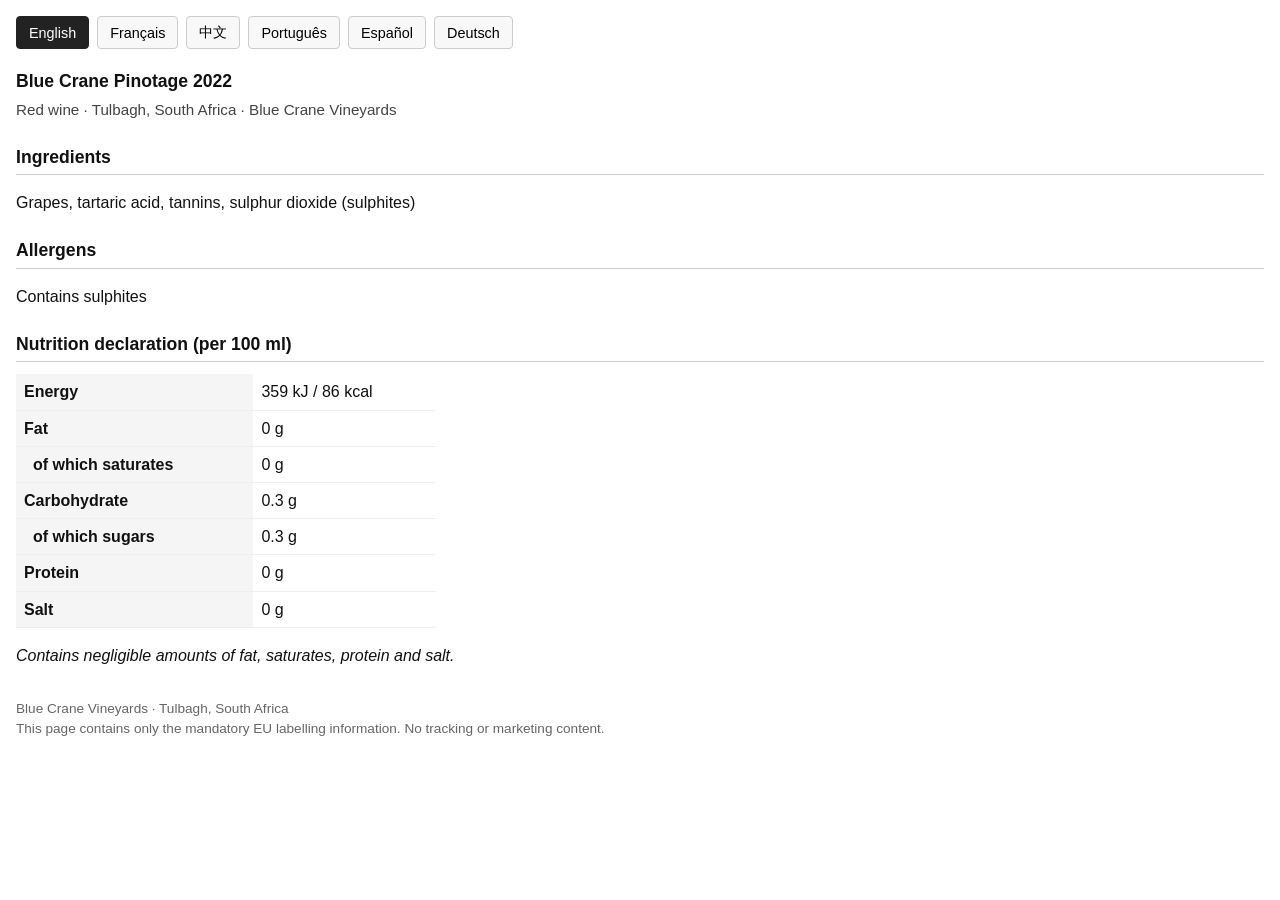
<file: archive/draft-elabels/pinotage-2022.html>
<!DOCTYPE html>
<html lang="en">
<head>
<meta charset="UTF-8">
<meta name="viewport" content="width=device-width, initial-scale=1.0">
<title>Blue Crane Pinotage 2022 – Ingredients & Nutrition</title>
<style>
  body { font-family: Arial, Helvetica, sans-serif; margin: 0; padding: 16px; background: #fff; color: #111; line-height: 1.45; }
  h1 { font-size: 1.35rem; margin: 0 0 8px 0; }
  h2 { font-size: 1.1rem; margin: 24px 0 8px 0; border-bottom: 1px solid #ccc; padding-bottom: 4px; }
  .wine-name { font-size: 1.1rem; font-weight: bold; margin-bottom: 4px; }
  .meta { color: #444; font-size: 0.95rem; margin-bottom: 16px; }
  table { width: 100%; max-width: 420px; border-collapse: collapse; margin: 12px 0; }
  th, td { text-align: left; padding: 6px 8px; border-bottom: 1px solid #eee; }
  th { background: #f5f5f5; }
  .lang-switch { margin-bottom: 20px; display: flex; flex-wrap: wrap; gap: 8px; }
  .lang-switch button { padding: 6px 12px; border: 1px solid #ccc; background: #f8f8f8; cursor: pointer; border-radius: 4px; font-size: 0.9rem; }
  .lang-switch button.active { background: #222; color: #fff; border-color: #222; }
  .section { display: none; }
  .section.active { display: block; }
  .footer { margin-top: 32px; font-size: 0.85rem; color: #666; }
</style>
</head>
<body>
  <div class="lang-switch">
    <button onclick="showLang('en')" class="active">English</button>
    <button onclick="showLang('fr')">Français</button>
    <button onclick="showLang('zh')">中文</button>
    <button onclick="showLang('pt')">Português</button>
    <button onclick="showLang('es')">Español</button>
    <button onclick="showLang('de')">Deutsch</button>
  </div>

  <!-- ENGLISH -->
  <div id="en" class="section active">
    <div class="wine-name">Blue Crane Pinotage 2022</div>
    <div class="meta">Red wine · Tulbagh, South Africa · Blue Crane Vineyards</div>
    <h2>Ingredients</h2>
    <p>Grapes, tartaric acid, tannins, sulphur dioxide (sulphites)</p>
    <h2>Allergens</h2>
    <p>Contains sulphites</p>
    <h2>Nutrition declaration (per 100 ml)</h2>
    <table>
      <tr><th>Energy</th><td>359 kJ / 86 kcal</td></tr>
      <tr><th>Fat</th><td>0 g</td></tr>
      <tr><th>&nbsp;&nbsp;of which saturates</th><td>0 g</td></tr>
      <tr><th>Carbohydrate</th><td>0.3 g</td></tr>
      <tr><th>&nbsp;&nbsp;of which sugars</th><td>0.3 g</td></tr>
      <tr><th>Protein</th><td>0 g</td></tr>
      <tr><th>Salt</th><td>0 g</td></tr>
    </table>
    <p><em>Contains negligible amounts of fat, saturates, protein and salt.</em></p>
  </div>

  <!-- FRENCH -->
  <div id="fr" class="section">
    <div class="wine-name">Blue Crane Pinotage 2022</div>
    <div class="meta">Vin rouge · Tulbagh, Afrique du Sud · Blue Crane Vineyards</div>
    <h2>Ingrédients</h2>
    <p>Raisins, acide tartrique, tanins, dioxyde de soufre (sulfites)</p>
    <h2>Allergènes</h2>
    <p>Contient des sulfites</p>
    <h2>Déclaration nutritionnelle (pour 100 ml)</h2>
    <table>
      <tr><th>Énergie</th><td>359 kJ / 86 kcal</td></tr>
      <tr><th>Matières grasses</th><td>0 g</td></tr>
      <tr><th>&nbsp;&nbsp;dont acides gras saturés</th><td>0 g</td></tr>
      <tr><th>Glucides</th><td>0,3 g</td></tr>
      <tr><th>&nbsp;&nbsp;dont sucres</th><td>0,3 g</td></tr>
      <tr><th>Protéines</th><td>0 g</td></tr>
      <tr><th>Sel</th><td>0 g</td></tr>
    </table>
    <p><em>Contient des quantités négligeables de matières grasses, d’acides gras saturés, de protéines et de sel.</em></p>
  </div>

  <!-- MANDARIN -->
  <div id="zh" class="section">
    <div class="wine-name">Blue Crane 西拉 2022</div>
    <div class="meta">红葡萄酒 · 南非图尔巴赫 · Blue Crane Vineyards</div>
    <h2>配料</h2>
    <p>葡萄、酒石酸、单宁、二氧化硫（亚硫酸盐）</p>
    <h2>过敏原</h2>
    <p>含有亚硫酸盐</p>
    <h2>营养成分表（每100毫升）</h2>
    <table>
      <tr><th>能量</th><td>359 kJ / 86 kcal</td></tr>
      <tr><th>脂肪</th><td>0 g</td></tr>
      <tr><th>&nbsp;&nbsp;其中饱和脂肪</th><td>0 g</td></tr>
      <tr><th>碳水化合物</th><td>0.3 g</td></tr>
      <tr><th>&nbsp;&nbsp;其中糖</th><td>0.3 g</td></tr>
      <tr><th>蛋白质</th><td>0 g</td></tr>
      <tr><th>盐</th><td>0 g</td></tr>
    </table>
    <p><em>脂肪、饱和脂肪、蛋白质和盐含量可忽略不计。</em></p>
  </div>

  <!-- PORTUGUESE -->
  <div id="pt" class="section">
    <div class="wine-name">Blue Crane Pinotage 2022</div>
    <div class="meta">Vinho tinto · Tulbagh, África do Sul · Blue Crane Vineyards</div>
    <h2>Ingredientes</h2>
    <p>Uvas, ácido tartárico, taninos, dióxido de enxofre (sulfitos)</p>
    <h2>Alergénios</h2>
    <p>Contém sulfitos</p>
    <h2>Declaração nutricional (por 100 ml)</h2>
    <table>
      <tr><th>Energia</th><td>359 kJ / 86 kcal</td></tr>
      <tr><th>Gorduras</th><td>0 g</td></tr>
      <tr><th>&nbsp;&nbsp;das quais saturadas</th><td>0 g</td></tr>
      <tr><th>Hidratos de carbono</th><td>0,3 g</td></tr>
      <tr><th>&nbsp;&nbsp;dos quais açúcares</th><td>0,3 g</td></tr>
      <tr><th>Proteínas</th><td>0 g</td></tr>
      <tr><th>Sal</th><td>0 g</td></tr>
    </table>
    <p><em>Contém quantidades negligenciáveis de gorduras, gorduras saturadas, proteínas e sal.</em></p>
  </div>

  <!-- SPANISH -->
  <div id="es" class="section">
    <div class="wine-name">Blue Crane Pinotage 2022</div>
    <div class="meta">Vino tinto · Tulbagh, Sudáfrica · Blue Crane Vineyards</div>
    <h2>Ingredientes</h2>
    <p>Uvas, ácido tartárico, taninos, dióxido de azufre (sulfitos)</p>
    <h2>Alérgenos</h2>
    <p>Contiene sulfitos</p>
    <h2>Declaración nutricional (por 100 ml)</h2>
    <table>
      <tr><th>Energía</th><td>359 kJ / 86 kcal</td></tr>
      <tr><th>Grasas</th><td>0 g</td></tr>
      <tr><th>&nbsp;&nbsp;de las cuales saturadas</th><td>0 g</td></tr>
      <tr><th>Hidratos de carbono</th><td>0,3 g</td></tr>
      <tr><th>&nbsp;&nbsp;de los cuales azúcares</th><td>0,3 g</td></tr>
      <tr><th>Proteínas</th><td>0 g</td></tr>
      <tr><th>Sal</th><td>0 g</td></tr>
    </table>
    <p><em>Contiene cantidades insignificantes de grasas, grasas saturadas, proteínas y sal.</em></p>
  </div>

  <!-- GERMAN -->
  <div id="de" class="section">
    <div class="wine-name">Blue Crane Pinotage 2022</div>
    <div class="meta">Rotwein · Tulbagh, Südafrika · Blue Crane Vineyards</div>
    <h2>Zutaten</h2>
    <p>Trauben, Weinsäure, Tannine, Schwefeldioxid (Sulfite)</p>
    <h2>Allergene</h2>
    <p>Enthält Sulfite</p>
    <h2>Nährwertdeklaration (pro 100 ml)</h2>
    <table>
      <tr><th>Brennwert</th><td>359 kJ / 86 kcal</td></tr>
      <tr><th>Fett</th><td>0 g</td></tr>
      <tr><th>&nbsp;&nbsp;davon gesättigte Fettsäuren</th><td>0 g</td></tr>
      <tr><th>Kohlenhydrate</th><td>0,3 g</td></tr>
      <tr><th>&nbsp;&nbsp;davon Zucker</th><td>0,3 g</td></tr>
      <tr><th>Eiweiß</th><td>0 g</td></tr>
      <tr><th>Salz</th><td>0 g</td></tr>
    </table>
    <p><em>Enthält vernachlässigbare Mengen an Fett, gesättigten Fettsäuren, Eiweiß und Salz.</em></p>
  </div>

  <div class="footer">
    Blue Crane Vineyards · Tulbagh, South Africa<br>
    This page contains only the mandatory EU labelling information. No tracking or marketing content.
  </div>

<script>
function showLang(lang) {
  document.querySelectorAll('.section').forEach(el => el.classList.remove('active'));
  document.getElementById(lang).classList.add('active');
  document.querySelectorAll('.lang-switch button').forEach(btn => btn.classList.remove('active'));
  event.target.classList.add('active');
}
</script>
</body>
</html>
</file>
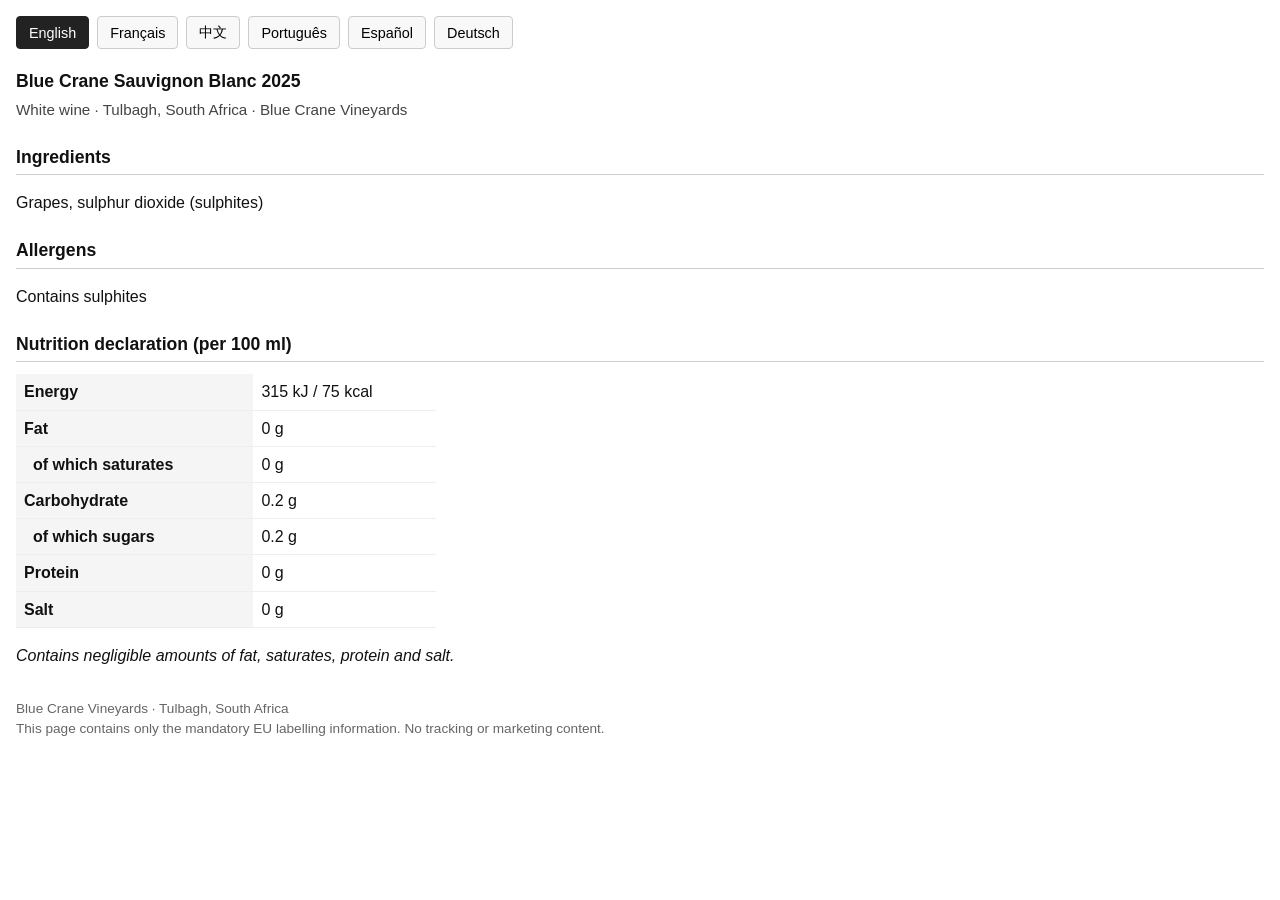
<file: archive/draft-elabels/sauvignon-blanc-2025.html>
<!DOCTYPE html>
<html lang="en">
<head>
<meta charset="UTF-8">
<meta name="viewport" content="width=device-width, initial-scale=1.0">
<title>Blue Crane Sauvignon Blanc 2025 – Ingredients & Nutrition</title>
<style>
  body { font-family: Arial, Helvetica, sans-serif; margin: 0; padding: 16px; background: #fff; color: #111; line-height: 1.45; }
  h1 { font-size: 1.35rem; margin: 0 0 8px 0; }
  h2 { font-size: 1.1rem; margin: 24px 0 8px 0; border-bottom: 1px solid #ccc; padding-bottom: 4px; }
  .wine-name { font-size: 1.1rem; font-weight: bold; margin-bottom: 4px; }
  .meta { color: #444; font-size: 0.95rem; margin-bottom: 16px; }
  table { width: 100%; max-width: 420px; border-collapse: collapse; margin: 12px 0; }
  th, td { text-align: left; padding: 6px 8px; border-bottom: 1px solid #eee; }
  th { background: #f5f5f5; }
  .lang-switch { margin-bottom: 20px; display: flex; flex-wrap: wrap; gap: 8px; }
  .lang-switch button { padding: 6px 12px; border: 1px solid #ccc; background: #f8f8f8; cursor: pointer; border-radius: 4px; font-size: 0.9rem; }
  .lang-switch button.active { background: #222; color: #fff; border-color: #222; }
  .section { display: none; }
  .section.active { display: block; }
  .footer { margin-top: 32px; font-size: 0.85rem; color: #666; }
</style>
</head>
<body>
  <div class="lang-switch">
    <button onclick="showLang('en')" class="active">English</button>
    <button onclick="showLang('fr')">Français</button>
    <button onclick="showLang('zh')">中文</button>
    <button onclick="showLang('pt')">Português</button>
    <button onclick="showLang('es')">Español</button>
    <button onclick="showLang('de')">Deutsch</button>
  </div>

  <!-- ENGLISH -->
  <div id="en" class="section active">
    <div class="wine-name">Blue Crane Sauvignon Blanc 2025</div>
    <div class="meta">White wine · Tulbagh, South Africa · Blue Crane Vineyards</div>
    <h2>Ingredients</h2>
    <p>Grapes, sulphur dioxide (sulphites)</p>
    <h2>Allergens</h2>
    <p>Contains sulphites</p>
    <h2>Nutrition declaration (per 100 ml)</h2>
    <table>
      <tr><th>Energy</th><td>315 kJ / 75 kcal</td></tr>
      <tr><th>Fat</th><td>0 g</td></tr>
      <tr><th>&nbsp;&nbsp;of which saturates</th><td>0 g</td></tr>
      <tr><th>Carbohydrate</th><td>0.2 g</td></tr>
      <tr><th>&nbsp;&nbsp;of which sugars</th><td>0.2 g</td></tr>
      <tr><th>Protein</th><td>0 g</td></tr>
      <tr><th>Salt</th><td>0 g</td></tr>
    </table>
    <p><em>Contains negligible amounts of fat, saturates, protein and salt.</em></p>
  </div>

  <!-- FRENCH -->
  <div id="fr" class="section">
    <div class="wine-name">Blue Crane Sauvignon Blanc 2025</div>
    <div class="meta">Vin blanc · Tulbagh, Afrique du Sud · Blue Crane Vineyards</div>
    <h2>Ingrédients</h2>
    <p>Raisins, dioxyde de soufre (sulfites)</p>
    <h2>Allergènes</h2>
    <p>Contient des sulfites</p>
    <h2>Déclaration nutritionnelle (pour 100 ml)</h2>
    <table>
      <tr><th>Énergie</th><td>315 kJ / 75 kcal</td></tr>
      <tr><th>Matières grasses</th><td>0 g</td></tr>
      <tr><th>&nbsp;&nbsp;dont acides gras saturés</th><td>0 g</td></tr>
      <tr><th>Glucides</th><td>0.2 g</td></tr>
      <tr><th>&nbsp;&nbsp;dont sucres</th><td>0.2 g</td></tr>
      <tr><th>Protéines</th><td>0 g</td></tr>
      <tr><th>Sel</th><td>0 g</td></tr>
    </table>
    <p><em>Contient des quantités négligeables de matières grasses, d’acides gras saturés, de protéines et de sel.</em></p>
  </div>

  <!-- MANDARIN -->
  <div id="zh" class="section">
    <div class="wine-name">Blue Crane 西拉 2022</div>
    <div class="meta">白葡萄酒 · 南非图尔巴赫 · Blue Crane Vineyards</div>
    <h2>配料</h2>
    <p>葡萄、二氧化硫（亚硫酸盐）</p>
    <h2>过敏原</h2>
    <p>含有亚硫酸盐</p>
    <h2>营养成分表（每100毫升）</h2>
    <table>
      <tr><th>能量</th><td>315 kJ / 75 kcal</td></tr>
      <tr><th>脂肪</th><td>0 g</td></tr>
      <tr><th>&nbsp;&nbsp;其中饱和脂肪</th><td>0 g</td></tr>
      <tr><th>碳水化合物</th><td>0.2 g</td></tr>
      <tr><th>&nbsp;&nbsp;其中糖</th><td>0.2 g</td></tr>
      <tr><th>蛋白质</th><td>0 g</td></tr>
      <tr><th>盐</th><td>0 g</td></tr>
    </table>
    <p><em>脂肪、饱和脂肪、蛋白质和盐含量可忽略不计。</em></p>
  </div>

  <!-- PORTUGUESE -->
  <div id="pt" class="section">
    <div class="wine-name">Blue Crane Sauvignon Blanc 2025</div>
    <div class="meta">Vinho branco · Tulbagh, África do Sul · Blue Crane Vineyards</div>
    <h2>Ingredientes</h2>
    <p>Uvas, dióxido de enxofre (sulfitos)</p>
    <h2>Alergénios</h2>
    <p>Contém sulfitos</p>
    <h2>Declaração nutricional (por 100 ml)</h2>
    <table>
      <tr><th>Energia</th><td>315 kJ / 75 kcal</td></tr>
      <tr><th>Gorduras</th><td>0 g</td></tr>
      <tr><th>&nbsp;&nbsp;das quais saturadas</th><td>0 g</td></tr>
      <tr><th>Hidratos de carbono</th><td>0.2 g</td></tr>
      <tr><th>&nbsp;&nbsp;dos quais açúcares</th><td>0.2 g</td></tr>
      <tr><th>Proteínas</th><td>0 g</td></tr>
      <tr><th>Sal</th><td>0 g</td></tr>
    </table>
    <p><em>Contém quantidades negligenciáveis de gorduras, gorduras saturadas, proteínas e sal.</em></p>
  </div>

  <!-- SPANISH -->
  <div id="es" class="section">
    <div class="wine-name">Blue Crane Sauvignon Blanc 2025</div>
    <div class="meta">Vino blanco · Tulbagh, Sudáfrica · Blue Crane Vineyards</div>
    <h2>Ingredientes</h2>
    <p>Uvas, dióxido de azufre (sulfitos)</p>
    <h2>Alérgenos</h2>
    <p>Contiene sulfitos</p>
    <h2>Declaración nutricional (por 100 ml)</h2>
    <table>
      <tr><th>Energía</th><td>315 kJ / 75 kcal</td></tr>
      <tr><th>Grasas</th><td>0 g</td></tr>
      <tr><th>&nbsp;&nbsp;de las cuales saturadas</th><td>0 g</td></tr>
      <tr><th>Hidratos de carbono</th><td>0.2 g</td></tr>
      <tr><th>&nbsp;&nbsp;de los cuales azúcares</th><td>0.2 g</td></tr>
      <tr><th>Proteínas</th><td>0 g</td></tr>
      <tr><th>Sal</th><td>0 g</td></tr>
    </table>
    <p><em>Contiene cantidades insignificantes de grasas, grasas saturadas, proteínas y sal.</em></p>
  </div>

  <!-- GERMAN -->
  <div id="de" class="section">
    <div class="wine-name">Blue Crane Sauvignon Blanc 2025</div>
    <div class="meta">Weißwein · Tulbagh, Südafrika · Blue Crane Vineyards</div>
    <h2>Zutaten</h2>
    <p>Trauben, Schwefeldioxid (Sulfite)</p>
    <h2>Allergene</h2>
    <p>Enthält Sulfite</p>
    <h2>Nährwertdeklaration (pro 100 ml)</h2>
    <table>
      <tr><th>Brennwert</th><td>315 kJ / 75 kcal</td></tr>
      <tr><th>Fett</th><td>0 g</td></tr>
      <tr><th>&nbsp;&nbsp;davon gesättigte Fettsäuren</th><td>0 g</td></tr>
      <tr><th>Kohlenhydrate</th><td>0.2 g</td></tr>
      <tr><th>&nbsp;&nbsp;davon Zucker</th><td>0.2 g</td></tr>
      <tr><th>Eiweiß</th><td>0 g</td></tr>
      <tr><th>Salz</th><td>0 g</td></tr>
    </table>
    <p><em>Enthält vernachlässigbare Mengen an Fett, gesättigten Fettsäuren, Eiweiß und Salz.</em></p>
  </div>

  <div class="footer">
    Blue Crane Vineyards · Tulbagh, South Africa<br>
    This page contains only the mandatory EU labelling information. No tracking or marketing content.
  </div>

<script>
function showLang(lang) {
  document.querySelectorAll('.section').forEach(el => el.classList.remove('active'));
  document.getElementById(lang).classList.add('active');
  document.querySelectorAll('.lang-switch button').forEach(btn => btn.classList.remove('active'));
  event.target.classList.add('active');
}
</script>
</body>
</html>
</file>
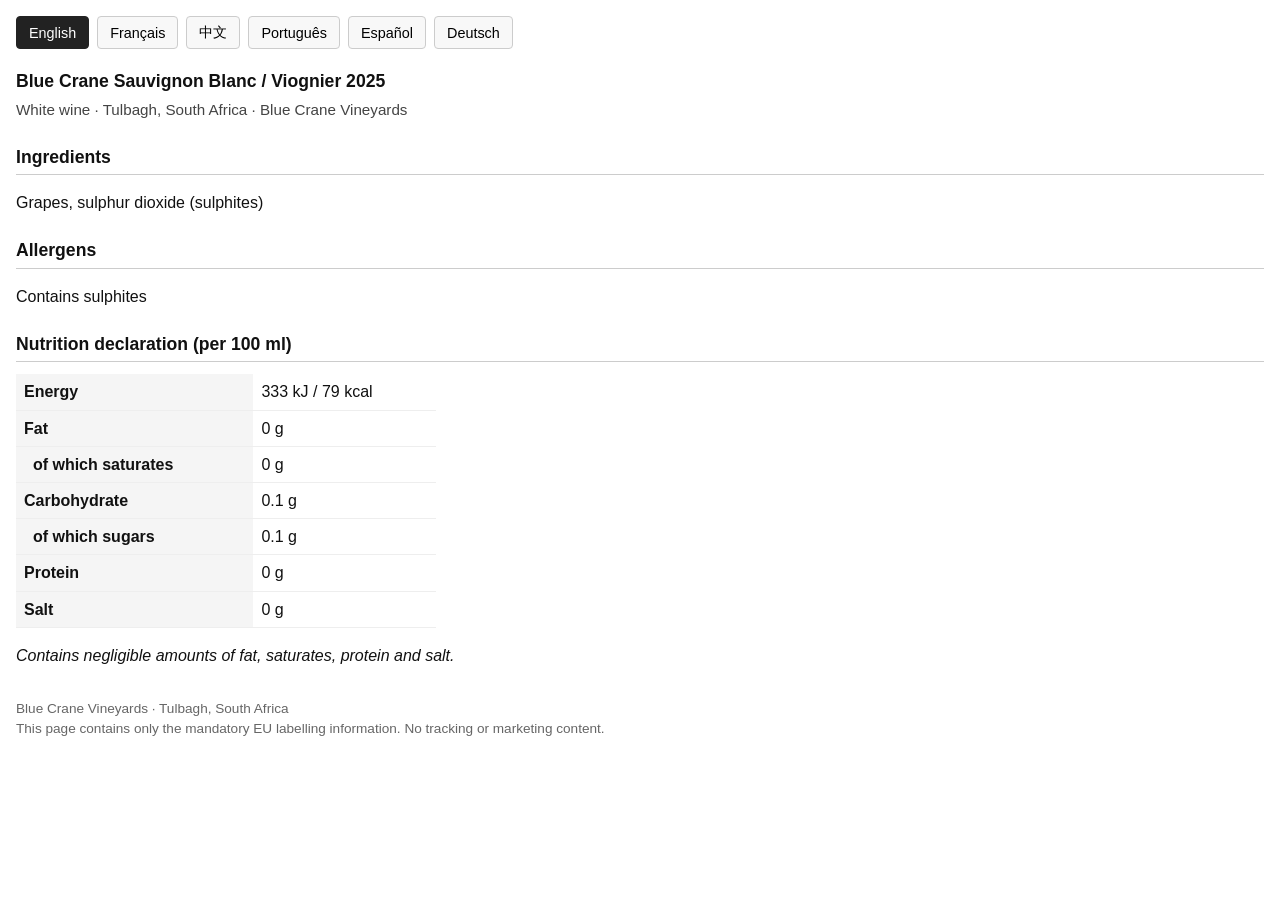
<file: archive/draft-elabels/sb-viognier-2025.html>
<!DOCTYPE html>
<html lang="en">
<head>
<meta charset="UTF-8">
<meta name="viewport" content="width=device-width, initial-scale=1.0">
<title>Blue Crane Sauvignon Blanc / Viognier 2025 – Ingredients & Nutrition</title>
<style>
  body { font-family: Arial, Helvetica, sans-serif; margin: 0; padding: 16px; background: #fff; color: #111; line-height: 1.45; }
  h1 { font-size: 1.35rem; margin: 0 0 8px 0; }
  h2 { font-size: 1.1rem; margin: 24px 0 8px 0; border-bottom: 1px solid #ccc; padding-bottom: 4px; }
  .wine-name { font-size: 1.1rem; font-weight: bold; margin-bottom: 4px; }
  .meta { color: #444; font-size: 0.95rem; margin-bottom: 16px; }
  table { width: 100%; max-width: 420px; border-collapse: collapse; margin: 12px 0; }
  th, td { text-align: left; padding: 6px 8px; border-bottom: 1px solid #eee; }
  th { background: #f5f5f5; }
  .lang-switch { margin-bottom: 20px; display: flex; flex-wrap: wrap; gap: 8px; }
  .lang-switch button { padding: 6px 12px; border: 1px solid #ccc; background: #f8f8f8; cursor: pointer; border-radius: 4px; font-size: 0.9rem; }
  .lang-switch button.active { background: #222; color: #fff; border-color: #222; }
  .section { display: none; }
  .section.active { display: block; }
  .footer { margin-top: 32px; font-size: 0.85rem; color: #666; }
</style>
</head>
<body>
  <div class="lang-switch">
    <button onclick="showLang('en')" class="active">English</button>
    <button onclick="showLang('fr')">Français</button>
    <button onclick="showLang('zh')">中文</button>
    <button onclick="showLang('pt')">Português</button>
    <button onclick="showLang('es')">Español</button>
    <button onclick="showLang('de')">Deutsch</button>
  </div>

  <!-- ENGLISH -->
  <div id="en" class="section active">
    <div class="wine-name">Blue Crane Sauvignon Blanc / Viognier 2025</div>
    <div class="meta">White wine · Tulbagh, South Africa · Blue Crane Vineyards</div>
    <h2>Ingredients</h2>
    <p>Grapes, sulphur dioxide (sulphites)</p>
    <h2>Allergens</h2>
    <p>Contains sulphites</p>
    <h2>Nutrition declaration (per 100 ml)</h2>
    <table>
      <tr><th>Energy</th><td>333 kJ / 79 kcal</td></tr>
      <tr><th>Fat</th><td>0 g</td></tr>
      <tr><th>&nbsp;&nbsp;of which saturates</th><td>0 g</td></tr>
      <tr><th>Carbohydrate</th><td>0.1 g</td></tr>
      <tr><th>&nbsp;&nbsp;of which sugars</th><td>0.1 g</td></tr>
      <tr><th>Protein</th><td>0 g</td></tr>
      <tr><th>Salt</th><td>0 g</td></tr>
    </table>
    <p><em>Contains negligible amounts of fat, saturates, protein and salt.</em></p>
  </div>

  <!-- FRENCH -->
  <div id="fr" class="section">
    <div class="wine-name">Blue Crane Sauvignon Blanc / Viognier 2025</div>
    <div class="meta">Vin blanc · Tulbagh, Afrique du Sud · Blue Crane Vineyards</div>
    <h2>Ingrédients</h2>
    <p>Raisins, dioxyde de soufre (sulfites)</p>
    <h2>Allergènes</h2>
    <p>Contient des sulfites</p>
    <h2>Déclaration nutritionnelle (pour 100 ml)</h2>
    <table>
      <tr><th>Énergie</th><td>333 kJ / 79 kcal</td></tr>
      <tr><th>Matières grasses</th><td>0 g</td></tr>
      <tr><th>&nbsp;&nbsp;dont acides gras saturés</th><td>0 g</td></tr>
      <tr><th>Glucides</th><td>0.1 g</td></tr>
      <tr><th>&nbsp;&nbsp;dont sucres</th><td>0.1 g</td></tr>
      <tr><th>Protéines</th><td>0 g</td></tr>
      <tr><th>Sel</th><td>0 g</td></tr>
    </table>
    <p><em>Contient des quantités négligeables de matières grasses, d’acides gras saturés, de protéines et de sel.</em></p>
  </div>

  <!-- MANDARIN -->
  <div id="zh" class="section">
    <div class="wine-name">Blue Crane 西拉 2022</div>
    <div class="meta">白葡萄酒 · 南非图尔巴赫 · Blue Crane Vineyards</div>
    <h2>配料</h2>
    <p>葡萄、二氧化硫（亚硫酸盐）</p>
    <h2>过敏原</h2>
    <p>含有亚硫酸盐</p>
    <h2>营养成分表（每100毫升）</h2>
    <table>
      <tr><th>能量</th><td>333 kJ / 79 kcal</td></tr>
      <tr><th>脂肪</th><td>0 g</td></tr>
      <tr><th>&nbsp;&nbsp;其中饱和脂肪</th><td>0 g</td></tr>
      <tr><th>碳水化合物</th><td>0.1 g</td></tr>
      <tr><th>&nbsp;&nbsp;其中糖</th><td>0.1 g</td></tr>
      <tr><th>蛋白质</th><td>0 g</td></tr>
      <tr><th>盐</th><td>0 g</td></tr>
    </table>
    <p><em>脂肪、饱和脂肪、蛋白质和盐含量可忽略不计。</em></p>
  </div>

  <!-- PORTUGUESE -->
  <div id="pt" class="section">
    <div class="wine-name">Blue Crane Sauvignon Blanc / Viognier 2025</div>
    <div class="meta">Vinho branco · Tulbagh, África do Sul · Blue Crane Vineyards</div>
    <h2>Ingredientes</h2>
    <p>Uvas, dióxido de enxofre (sulfitos)</p>
    <h2>Alergénios</h2>
    <p>Contém sulfitos</p>
    <h2>Declaração nutricional (por 100 ml)</h2>
    <table>
      <tr><th>Energia</th><td>333 kJ / 79 kcal</td></tr>
      <tr><th>Gorduras</th><td>0 g</td></tr>
      <tr><th>&nbsp;&nbsp;das quais saturadas</th><td>0 g</td></tr>
      <tr><th>Hidratos de carbono</th><td>0.1 g</td></tr>
      <tr><th>&nbsp;&nbsp;dos quais açúcares</th><td>0.1 g</td></tr>
      <tr><th>Proteínas</th><td>0 g</td></tr>
      <tr><th>Sal</th><td>0 g</td></tr>
    </table>
    <p><em>Contém quantidades negligenciáveis de gorduras, gorduras saturadas, proteínas e sal.</em></p>
  </div>

  <!-- SPANISH -->
  <div id="es" class="section">
    <div class="wine-name">Blue Crane Sauvignon Blanc / Viognier 2025</div>
    <div class="meta">Vino blanco · Tulbagh, Sudáfrica · Blue Crane Vineyards</div>
    <h2>Ingredientes</h2>
    <p>Uvas, dióxido de azufre (sulfitos)</p>
    <h2>Alérgenos</h2>
    <p>Contiene sulfitos</p>
    <h2>Declaración nutricional (por 100 ml)</h2>
    <table>
      <tr><th>Energía</th><td>333 kJ / 79 kcal</td></tr>
      <tr><th>Grasas</th><td>0 g</td></tr>
      <tr><th>&nbsp;&nbsp;de las cuales saturadas</th><td>0 g</td></tr>
      <tr><th>Hidratos de carbono</th><td>0.1 g</td></tr>
      <tr><th>&nbsp;&nbsp;de los cuales azúcares</th><td>0.1 g</td></tr>
      <tr><th>Proteínas</th><td>0 g</td></tr>
      <tr><th>Sal</th><td>0 g</td></tr>
    </table>
    <p><em>Contiene cantidades insignificantes de grasas, grasas saturadas, proteínas y sal.</em></p>
  </div>

  <!-- GERMAN -->
  <div id="de" class="section">
    <div class="wine-name">Blue Crane Sauvignon Blanc / Viognier 2025</div>
    <div class="meta">Weißwein · Tulbagh, Südafrika · Blue Crane Vineyards</div>
    <h2>Zutaten</h2>
    <p>Trauben, Schwefeldioxid (Sulfite)</p>
    <h2>Allergene</h2>
    <p>Enthält Sulfite</p>
    <h2>Nährwertdeklaration (pro 100 ml)</h2>
    <table>
      <tr><th>Brennwert</th><td>333 kJ / 79 kcal</td></tr>
      <tr><th>Fett</th><td>0 g</td></tr>
      <tr><th>&nbsp;&nbsp;davon gesättigte Fettsäuren</th><td>0 g</td></tr>
      <tr><th>Kohlenhydrate</th><td>0.1 g</td></tr>
      <tr><th>&nbsp;&nbsp;davon Zucker</th><td>0.1 g</td></tr>
      <tr><th>Eiweiß</th><td>0 g</td></tr>
      <tr><th>Salz</th><td>0 g</td></tr>
    </table>
    <p><em>Enthält vernachlässigbare Mengen an Fett, gesättigten Fettsäuren, Eiweiß und Salz.</em></p>
  </div>

  <div class="footer">
    Blue Crane Vineyards · Tulbagh, South Africa<br>
    This page contains only the mandatory EU labelling information. No tracking or marketing content.
  </div>

<script>
function showLang(lang) {
  document.querySelectorAll('.section').forEach(el => el.classList.remove('active'));
  document.getElementById(lang).classList.add('active');
  document.querySelectorAll('.lang-switch button').forEach(btn => btn.classList.remove('active'));
  event.target.classList.add('active');
}
</script>
</body>
</html>
</file>
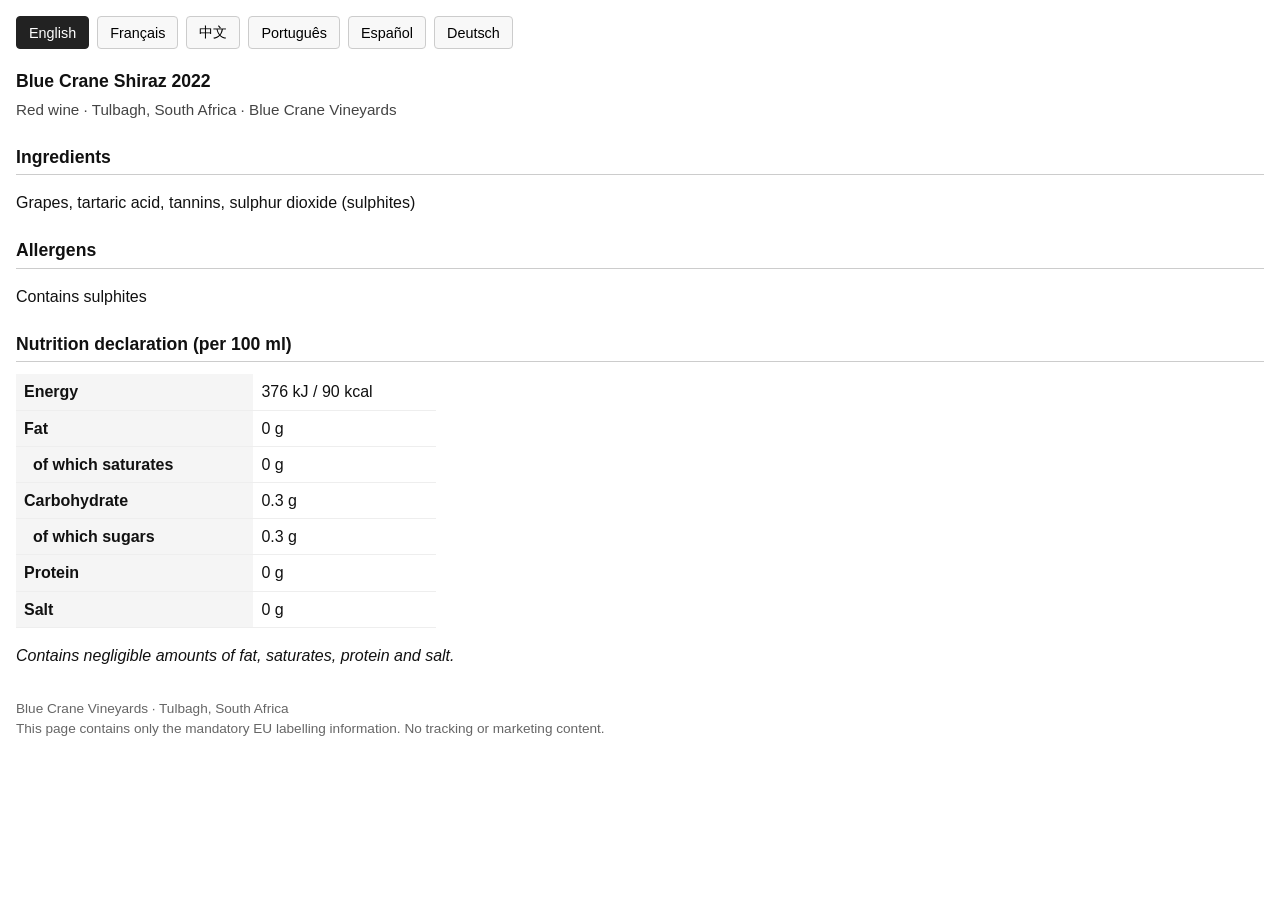
<file: archive/draft-elabels/shiraz-2022.html>
<!DOCTYPE html>
<html lang="en">
<head>
<meta charset="UTF-8">
<meta name="viewport" content="width=device-width, initial-scale=1.0">
<title>Blue Crane Shiraz 2022 – Ingredients & Nutrition</title>
<style>
  body { font-family: Arial, Helvetica, sans-serif; margin: 0; padding: 16px; background: #fff; color: #111; line-height: 1.45; }
  h1 { font-size: 1.35rem; margin: 0 0 8px 0; }
  h2 { font-size: 1.1rem; margin: 24px 0 8px 0; border-bottom: 1px solid #ccc; padding-bottom: 4px; }
  .wine-name { font-size: 1.1rem; font-weight: bold; margin-bottom: 4px; }
  .meta { color: #444; font-size: 0.95rem; margin-bottom: 16px; }
  table { width: 100%; max-width: 420px; border-collapse: collapse; margin: 12px 0; }
  th, td { text-align: left; padding: 6px 8px; border-bottom: 1px solid #eee; }
  th { background: #f5f5f5; }
  .lang-switch { margin-bottom: 20px; display: flex; flex-wrap: wrap; gap: 8px; }
  .lang-switch button { padding: 6px 12px; border: 1px solid #ccc; background: #f8f8f8; cursor: pointer; border-radius: 4px; font-size: 0.9rem; }
  .lang-switch button.active { background: #222; color: #fff; border-color: #222; }
  .section { display: none; }
  .section.active { display: block; }
  .footer { margin-top: 32px; font-size: 0.85rem; color: #666; }
</style>
</head>
<body>
  <div class="lang-switch">
    <button onclick="showLang('en')" class="active">English</button>
    <button onclick="showLang('fr')">Français</button>
    <button onclick="showLang('zh')">中文</button>
    <button onclick="showLang('pt')">Português</button>
    <button onclick="showLang('es')">Español</button>
    <button onclick="showLang('de')">Deutsch</button>
  </div>

  <!-- ENGLISH -->
  <div id="en" class="section active">
    <div class="wine-name">Blue Crane Shiraz 2022</div>
    <div class="meta">Red wine · Tulbagh, South Africa · Blue Crane Vineyards</div>
    <h2>Ingredients</h2>
    <p>Grapes, tartaric acid, tannins, sulphur dioxide (sulphites)</p>
    <h2>Allergens</h2>
    <p>Contains sulphites</p>
    <h2>Nutrition declaration (per 100 ml)</h2>
    <table>
      <tr><th>Energy</th><td>376 kJ / 90 kcal</td></tr>
      <tr><th>Fat</th><td>0 g</td></tr>
      <tr><th>&nbsp;&nbsp;of which saturates</th><td>0 g</td></tr>
      <tr><th>Carbohydrate</th><td>0.3 g</td></tr>
      <tr><th>&nbsp;&nbsp;of which sugars</th><td>0.3 g</td></tr>
      <tr><th>Protein</th><td>0 g</td></tr>
      <tr><th>Salt</th><td>0 g</td></tr>
    </table>
    <p><em>Contains negligible amounts of fat, saturates, protein and salt.</em></p>
  </div>

  <!-- FRENCH -->
  <div id="fr" class="section">
    <div class="wine-name">Blue Crane Shiraz 2022</div>
    <div class="meta">Vin rouge · Tulbagh, Afrique du Sud · Blue Crane Vineyards</div>
    <h2>Ingrédients</h2>
    <p>Raisins, acide tartrique, tanins, dioxyde de soufre (sulfites)</p>
    <h2>Allergènes</h2>
    <p>Contient des sulfites</p>
    <h2>Déclaration nutritionnelle (pour 100 ml)</h2>
    <table>
      <tr><th>Énergie</th><td>376 kJ / 90 kcal</td></tr>
      <tr><th>Matières grasses</th><td>0 g</td></tr>
      <tr><th>&nbsp;&nbsp;dont acides gras saturés</th><td>0 g</td></tr>
      <tr><th>Glucides</th><td>0,3 g</td></tr>
      <tr><th>&nbsp;&nbsp;dont sucres</th><td>0,3 g</td></tr>
      <tr><th>Protéines</th><td>0 g</td></tr>
      <tr><th>Sel</th><td>0 g</td></tr>
    </table>
    <p><em>Contient des quantités négligeables de matières grasses, d’acides gras saturés, de protéines et de sel.</em></p>
  </div>

  <!-- MANDARIN -->
  <div id="zh" class="section">
    <div class="wine-name">Blue Crane 西拉 2022</div>
    <div class="meta">红葡萄酒 · 南非图尔巴赫 · Blue Crane Vineyards</div>
    <h2>配料</h2>
    <p>葡萄、酒石酸、单宁、二氧化硫（亚硫酸盐）</p>
    <h2>过敏原</h2>
    <p>含有亚硫酸盐</p>
    <h2>营养成分表（每100毫升）</h2>
    <table>
      <tr><th>能量</th><td>376 kJ / 90 kcal</td></tr>
      <tr><th>脂肪</th><td>0 g</td></tr>
      <tr><th>&nbsp;&nbsp;其中饱和脂肪</th><td>0 g</td></tr>
      <tr><th>碳水化合物</th><td>0.3 g</td></tr>
      <tr><th>&nbsp;&nbsp;其中糖</th><td>0.3 g</td></tr>
      <tr><th>蛋白质</th><td>0 g</td></tr>
      <tr><th>盐</th><td>0 g</td></tr>
    </table>
    <p><em>脂肪、饱和脂肪、蛋白质和盐含量可忽略不计。</em></p>
  </div>

  <!-- PORTUGUESE -->
  <div id="pt" class="section">
    <div class="wine-name">Blue Crane Shiraz 2022</div>
    <div class="meta">Vinho tinto · Tulbagh, África do Sul · Blue Crane Vineyards</div>
    <h2>Ingredientes</h2>
    <p>Uvas, ácido tartárico, taninos, dióxido de enxofre (sulfitos)</p>
    <h2>Alergénios</h2>
    <p>Contém sulfitos</p>
    <h2>Declaração nutricional (por 100 ml)</h2>
    <table>
      <tr><th>Energia</th><td>376 kJ / 90 kcal</td></tr>
      <tr><th>Gorduras</th><td>0 g</td></tr>
      <tr><th>&nbsp;&nbsp;das quais saturadas</th><td>0 g</td></tr>
      <tr><th>Hidratos de carbono</th><td>0,3 g</td></tr>
      <tr><th>&nbsp;&nbsp;dos quais açúcares</th><td>0,3 g</td></tr>
      <tr><th>Proteínas</th><td>0 g</td></tr>
      <tr><th>Sal</th><td>0 g</td></tr>
    </table>
    <p><em>Contém quantidades negligenciáveis de gorduras, gorduras saturadas, proteínas e sal.</em></p>
  </div>

  <!-- SPANISH -->
  <div id="es" class="section">
    <div class="wine-name">Blue Crane Shiraz 2022</div>
    <div class="meta">Vino tinto · Tulbagh, Sudáfrica · Blue Crane Vineyards</div>
    <h2>Ingredientes</h2>
    <p>Uvas, ácido tartárico, taninos, dióxido de azufre (sulfitos)</p>
    <h2>Alérgenos</h2>
    <p>Contiene sulfitos</p>
    <h2>Declaración nutricional (por 100 ml)</h2>
    <table>
      <tr><th>Energía</th><td>376 kJ / 90 kcal</td></tr>
      <tr><th>Grasas</th><td>0 g</td></tr>
      <tr><th>&nbsp;&nbsp;de las cuales saturadas</th><td>0 g</td></tr>
      <tr><th>Hidratos de carbono</th><td>0,3 g</td></tr>
      <tr><th>&nbsp;&nbsp;de los cuales azúcares</th><td>0,3 g</td></tr>
      <tr><th>Proteínas</th><td>0 g</td></tr>
      <tr><th>Sal</th><td>0 g</td></tr>
    </table>
    <p><em>Contiene cantidades insignificantes de grasas, grasas saturadas, proteínas y sal.</em></p>
  </div>

  <!-- GERMAN -->
  <div id="de" class="section">
    <div class="wine-name">Blue Crane Shiraz 2022</div>
    <div class="meta">Rotwein · Tulbagh, Südafrika · Blue Crane Vineyards</div>
    <h2>Zutaten</h2>
    <p>Trauben, Weinsäure, Tannine, Schwefeldioxid (Sulfite)</p>
    <h2>Allergene</h2>
    <p>Enthält Sulfite</p>
    <h2>Nährwertdeklaration (pro 100 ml)</h2>
    <table>
      <tr><th>Brennwert</th><td>376 kJ / 90 kcal</td></tr>
      <tr><th>Fett</th><td>0 g</td></tr>
      <tr><th>&nbsp;&nbsp;davon gesättigte Fettsäuren</th><td>0 g</td></tr>
      <tr><th>Kohlenhydrate</th><td>0,3 g</td></tr>
      <tr><th>&nbsp;&nbsp;davon Zucker</th><td>0,3 g</td></tr>
      <tr><th>Eiweiß</th><td>0 g</td></tr>
      <tr><th>Salz</th><td>0 g</td></tr>
    </table>
    <p><em>Enthält vernachlässigbare Mengen an Fett, gesättigten Fettsäuren, Eiweiß und Salz.</em></p>
  </div>

  <div class="footer">
    Blue Crane Vineyards · Tulbagh, South Africa<br>
    This page contains only the mandatory EU labelling information. No tracking or marketing content.
  </div>

<script>
function showLang(lang) {
  document.querySelectorAll('.section').forEach(el => el.classList.remove('active'));
  document.getElementById(lang).classList.add('active');
  document.querySelectorAll('.lang-switch button').forEach(btn => btn.classList.remove('active'));
  event.target.classList.add('active');
}
</script>
</body>
</html>
</file>
<file: elabels/style.css>
:root{--ink:#1b1b1b;--muted:#5b5348;--line:#d9d0c4;--bg:#faf7f2;--gold:#8a6d3b}
*{box-sizing:border-box}
body{margin:0;font-family:Georgia,"Times New Roman",serif;background:var(--bg);color:var(--ink);line-height:1.45}
.wrap{max-width:720px;margin:0 auto;padding:24px 18px 48px}
header{text-align:center;border-bottom:1px solid var(--line);padding-bottom:16px;margin-bottom:20px}
.brand{letter-spacing:.18em;font-size:13px;text-transform:uppercase;color:var(--gold)}
h1{font-size:1.55rem;margin:.35em 0 .15em;font-weight:normal}
.meta{color:var(--muted);font-size:.95rem}
.langs{display:flex;flex-wrap:wrap;gap:6px;justify-content:center;margin:14px 0 0}
.lang-btn{border:1px solid var(--line);background:#fff;padding:6px 10px;border-radius:999px;cursor:pointer;font-family:inherit}
.lang-btn.active{background:var(--ink);color:#fff;border-color:var(--ink)}
h2{font-size:1.05rem;letter-spacing:.06em;text-transform:uppercase;margin:1.4em 0 .5em}
.ing{margin:0;padding-left:1.1em}
table{width:100%;border-collapse:collapse;font-size:.95rem}
th,td{border-bottom:1px solid var(--line);padding:7px 4px;text-align:left}
td:last-child,th:last-child{text-align:right}
.note{font-size:.88rem;color:var(--muted);margin-top:1.2em}
footer{margin-top:2em;padding-top:1em;border-top:1px solid var(--line);font-size:.9rem;color:var(--muted)}
.allergen{font-weight:700}
</file>
